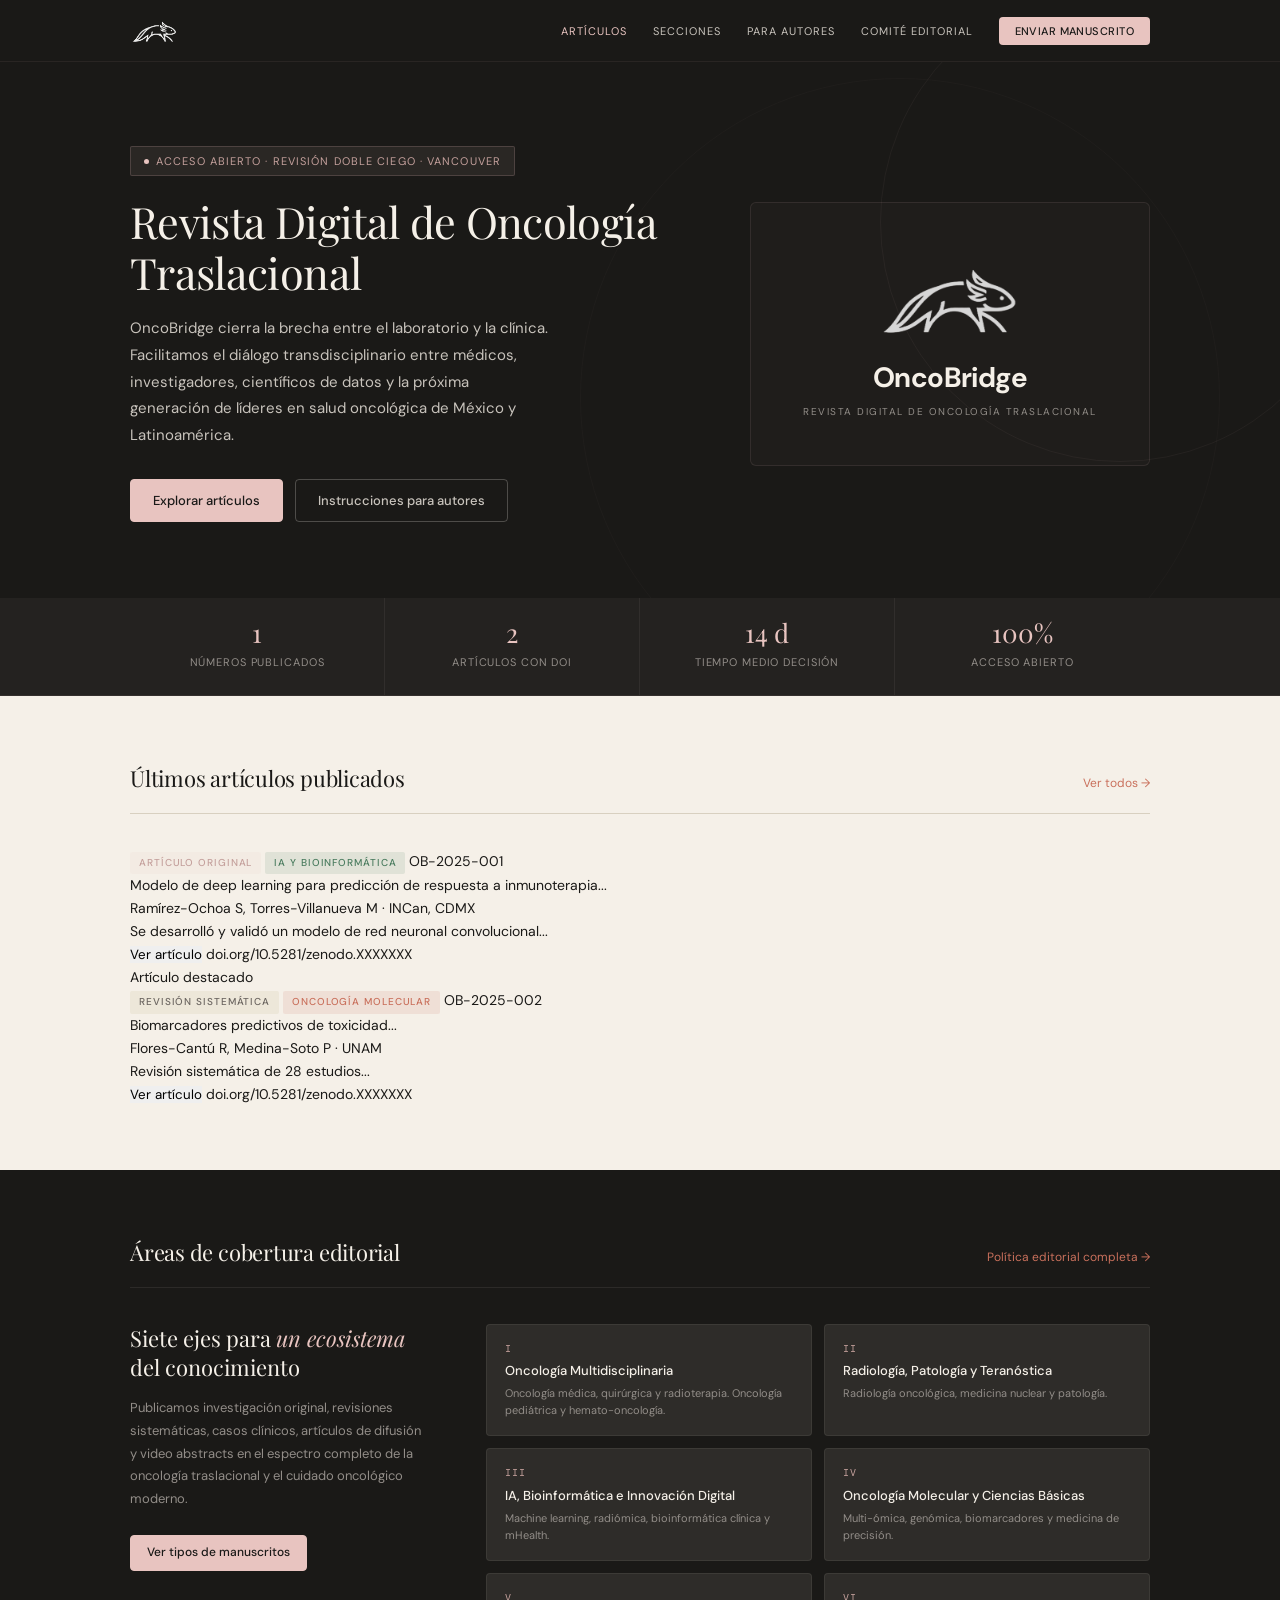
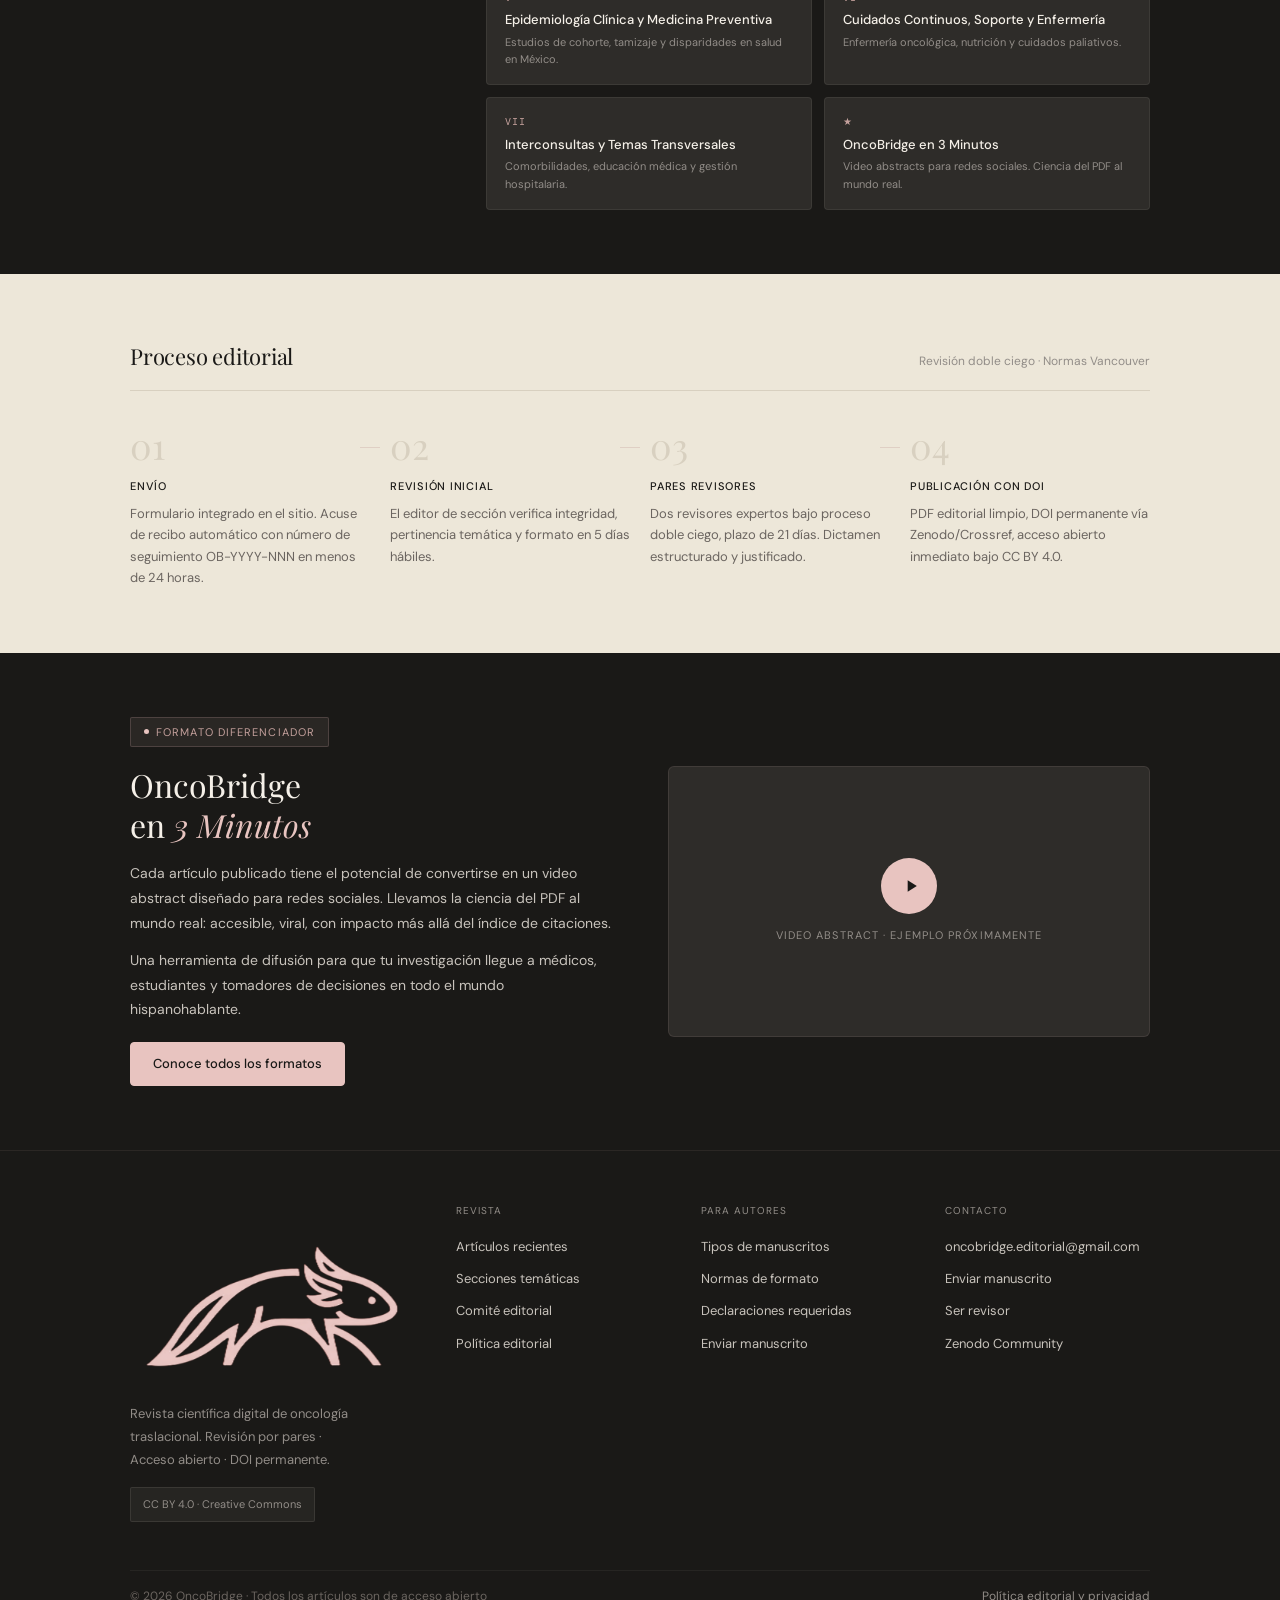
<file: index.html>
<!DOCTYPE html>
<html lang="es">
<head>
  <meta charset="UTF-8">
  <meta name="viewport" content="width=device-width, initial-scale=1.0">
  <title>OncoBridge — Revista Digital de Oncología Traslacional</title>
  <meta name="description" content="Publicación científica de acceso abierto dedicada a la oncología traslacional. Revisión doble ciego, DOI permanente, acceso abierto. México y Latinoamérica.">
  <meta name="citation_journal_title" content="OncoBridge">
  <meta name="citation_publisher" content="OncoBridge Editorial">
  <meta property="og:title" content="OncoBridge — Revista Digital de Oncología Traslacional">
  <meta property="og:description" content="Ciencia que cruza el puente del laboratorio a la clínica.">
  <meta property="og:type" content="website">
  <meta property="og:url" content="https://oncobridge.site">
  <link rel="stylesheet" href="assets/style.css">
  <!-- AQUÍ VA TU FAVICON -->
  <link rel="icon" type="image/png" href="assets/logo.png">
  <!-- Opcional: para dispositivos Apple -->
  <link rel="apple-touch-icon" href="assets/logo.png">
</head>
<body>
 
<!-- NAVEGACIÓN -->
<nav class="nav">
  <div class="container">
    <a class="nav-logo" href="index.html">
      <img src="assets/logo.png" alt="OncoBridge"
           onerror="this.style.display='none'; document.getElementById('nav-logo-fallback').style.display='block'">
      <span id="nav-logo-fallback" class="nav-logo-text" style="display:none">Onco<span>Bridge</span></span>
    </a>
    <button class="nav-toggle" onclick="document.querySelector('.nav-links').classList.toggle('open')" aria-label="Menú">☰</button>
    <ul class="nav-links">
      <li><a href="index.html#articulos" class="active">Artículos</a></li>
      <li><a href="index.html#secciones">Secciones</a></li>
      <li><a href="para-autores.html">Para autores</a></li>
      <li><a href="comite-editorial.html">Comité editorial</a></li>
      <li><a href="enviar-manuscrito.html" class="nav-cta">Enviar manuscrito</a></li>
    </ul>
  </div>
</nav>
 
<!-- HERO -->
<section class="hero">
  <div class="container">
    <div class="hero-content">
      <div class="hero-eyebrow">Acceso abierto · Revisión doble ciego · Vancouver</div>
      <h1>Revista Digital de Oncología Traslacional</h1>
      <p class="hero-lead">OncoBridge cierra la brecha entre el laboratorio y la clínica. Facilitamos el diálogo transdisciplinario entre médicos, investigadores, científicos de datos y la próxima generación de líderes en salud oncológica de México y Latinoamérica.</p>
      <div class="hero-actions">
        <a href="index.html#articulos" class="btn btn-primary">Explorar artículos</a>
        <a href="para-autores.html" class="btn btn-ghost">Instrucciones para autores</a>
      </div>
    </div>
    <div class="hero-brand-box">
      <img class="hero-brand-img" src="assets/logo.png" alt="OncoBridge — Ajolote"
           onerror="this.style.opacity='0'">
      <div class="hero-brand-name">OncoBridge</div>
      <div class="hero-brand-sub">Revista Digital de Oncología Traslacional</div>
    </div>
  </div>
</section>
 
<!-- STATS — se llenan dinámicamente desde articulos.json -->
<div class="stats">
  <div class="container">
    <div class="stat">
      <span class="stat-num" id="stat-numeros">—</span>
      <span class="stat-label">Números publicados</span>
    </div>
    <div class="stat">
      <span class="stat-num" id="stat-articulos">—</span>
      <span class="stat-label">Artículos con DOI</span>
    </div>
    <div class="stat">
      <span class="stat-num" id="stat-tiempo">—</span>
      <span class="stat-label">Tiempo medio decisión</span>
    </div>
    <div class="stat">
      <span class="stat-num" id="stat-acceso">100%</span>
      <span class="stat-label">Acceso abierto</span>
    </div>
  </div>
</div>
 
<!-- ARTÍCULOS — se llenan dinámicamente desde articulos.json -->
<section class="section" id="articulos">
  <div class="container">
    <div class="section-header">
      <h2 class="section-title">Últimos artículos publicados</h2>
      <a href="articulos.html" class="section-link">Ver todos →</a>
    </div>
    <div class="articles-grid" id="articulos-grid">
      <div class="card-loading">Cargando artículos…</div>
    </div>
  </div>
</section>
 
<!-- VISOR PDF -->
<div id="visor-overlay" style="display:none">
  <section class="section" style="padding-top:0">
    <div class="container">
      <div class="pdf-viewer">
        <div class="pdf-toolbar">
          <div class="pdf-toolbar-left">
            <span class="pdf-id" id="visor-id"></span>
            <span class="pdf-title" id="visor-titulo"></span>
          </div>
          <div class="pdf-toolbar-right">
            <a id="visor-doi-link" href="#" target="_blank" class="pdf-btn">
              <svg width="13" height="13" viewBox="0 0 24 24" fill="none" stroke="currentColor" stroke-width="2"><path d="M18 13v6a2 2 0 0 1-2 2H5a2 2 0 0 1-2-2V8a2 2 0 0 1 2-2h6"/><polyline points="15 3 21 3 21 9"/><line x1="10" y1="14" x2="21" y2="3"/></svg>
              DOI / Zenodo
            </a>
            <a id="visor-pdf-link" href="#" target="_blank" class="pdf-btn">
              <svg width="13" height="13" viewBox="0 0 24 24" fill="none" stroke="currentColor" stroke-width="2"><path d="M21 15v4a2 2 0 0 1-2 2H5a2 2 0 0 1-2-2v-4"/><polyline points="7 10 12 15 17 10"/><line x1="12" y1="15" x2="12" y2="3"/></svg>
              Descargar PDF
            </a>
            <button class="pdf-btn pdf-btn-close" onclick="cerrarVisor()">
              <svg width="13" height="13" viewBox="0 0 24 24" fill="none" stroke="currentColor" stroke-width="2"><line x1="18" y1="6" x2="6" y2="18"/><line x1="6" y1="6" x2="18" y2="18"/></svg>
              Cerrar
            </button>
          </div>
        </div>
        <div class="pdf-embed">
          <iframe id="visor-iframe" src="" title="Visor de artículo OncoBridge"
                  allow="fullscreen" loading="lazy"></iframe>
          <div class="pdf-fallback" id="visor-fallback" style="display:none">
            <p>No se puede mostrar la vista previa en este navegador.</p>
            <a id="visor-fallback-link" href="#" target="_blank" class="btn btn-primary btn-sm">Abrir PDF en nueva pestaña</a>
          </div>
        </div>
      </div>
    </div>
  </section>
</div>
 
<!-- SECCIONES TEMÁTICAS -->
<section class="section section-dark" id="secciones">
  <div class="container">
    <div class="section-header">
      <h2 class="section-title">Áreas de cobertura editorial</h2>
      <a href="politica-editorial.html" class="section-link">Política editorial completa →</a>
    </div>
    <div class="scope-grid">
      <div class="scope-sticky">
        <div class="scope-heading">Siete ejes para <span>un ecosistema</span> del conocimiento</div>
        <p class="scope-desc">Publicamos investigación original, revisiones sistemáticas, casos clínicos, artículos de difusión y video abstracts en el espectro completo de la oncología traslacional y el cuidado oncológico moderno.</p>
        <div style="margin-top:24px">
          <a href="para-autores.html" class="btn btn-primary btn-sm">Ver tipos de manuscritos</a>
        </div>
      </div>
      <div class="scope-areas">
        <div class="scope-item">
          <span class="scope-roman">I</span>
          <div class="scope-name">Oncología Multidisciplinaria</div>
          <div class="scope-sub">Oncología médica, quirúrgica y radioterapia. Oncología pediátrica y hemato-oncología.</div>
        </div>
        <div class="scope-item">
          <span class="scope-roman">II</span>
          <div class="scope-name">Radiología, Patología y Teranóstica</div>
          <div class="scope-sub">Radiología oncológica, medicina nuclear y patología.</div>
        </div>
        <div class="scope-item">
          <span class="scope-roman">III</span>
          <div class="scope-name">IA, Bioinformática e Innovación Digital</div>
          <div class="scope-sub">Machine learning, radiómica, bioinformática clínica y mHealth.</div>
        </div>
        <div class="scope-item">
          <span class="scope-roman">IV</span>
          <div class="scope-name">Oncología Molecular y Ciencias Básicas</div>
          <div class="scope-sub">Multi-ómica, genómica, biomarcadores y medicina de precisión.</div>
        </div>
        <div class="scope-item">
          <span class="scope-roman">V</span>
          <div class="scope-name">Epidemiología Clínica y Medicina Preventiva</div>
          <div class="scope-sub">Estudios de cohorte, tamizaje y disparidades en salud en México.</div>
        </div>
        <div class="scope-item">
          <span class="scope-roman">VI</span>
          <div class="scope-name">Cuidados Continuos, Soporte y Enfermería</div>
          <div class="scope-sub">Enfermería oncológica, nutrición y cuidados paliativos.</div>
        </div>
        <div class="scope-item">
          <span class="scope-roman">VII</span>
          <div class="scope-name">Interconsultas y Temas Transversales</div>
          <div class="scope-sub">Comorbilidades, educación médica y gestión hospitalaria.</div>
        </div>
        <div class="scope-item highlighted-area">
          <span class="scope-roman">★</span>
          <div class="scope-name">OncoBridge en 3 Minutos</div>
          <div class="scope-sub">Video abstracts para redes sociales. Ciencia del PDF al mundo real.</div>
        </div>
      </div>
    </div>
  </div>
</section>
 
<!-- PROCESO EDITORIAL -->
<section class="section section-warm">
  <div class="container">
    <div class="section-header">
      <h2 class="section-title">Proceso editorial</h2>
      <span style="font-size:12px;color:var(--vol-2)">Revisión doble ciego · Normas Vancouver</span>
    </div>
    <div class="process-steps">
      <div class="step">
        <span class="step-num">01</span>
        <div class="step-title">Envío</div>
        <div class="step-desc">Formulario integrado en el sitio. Acuse de recibo automático con número de seguimiento OB-YYYY-NNN en menos de 24 horas.</div>
        <div class="step-line"></div>
      </div>
      <div class="step">
        <span class="step-num">02</span>
        <div class="step-title">Revisión inicial</div>
        <div class="step-desc">El editor de sección verifica integridad, pertinencia temática y formato en 5 días hábiles.</div>
        <div class="step-line"></div>
      </div>
      <div class="step">
        <span class="step-num">03</span>
        <div class="step-title">Pares revisores</div>
        <div class="step-desc">Dos revisores expertos bajo proceso doble ciego, plazo de 21 días. Dictamen estructurado y justificado.</div>
        <div class="step-line"></div>
      </div>
      <div class="step">
        <span class="step-num">04</span>
        <div class="step-title">Publicación con DOI</div>
        <div class="step-desc">PDF editorial limpio, DOI permanente vía Zenodo/Crossref, acceso abierto inmediato bajo CC BY 4.0.</div>
      </div>
    </div>
  </div>
</section>
 
<!-- ONCOBRIDGE EN 3 MINUTOS -->
<section class="three-min">
  <div class="container">
    <div class="three-min-grid">
      <div class="three-min-text">
        <div class="hero-eyebrow" style="margin-bottom:18px">Formato diferenciador</div>
        <h2>OncoBridge<br>en <em>3 Minutos</em></h2>
        <p>Cada artículo publicado tiene el potencial de convertirse en un video abstract diseñado para redes sociales. Llevamos la ciencia del PDF al mundo real: accesible, viral, con impacto más allá del índice de citaciones.</p>
        <p>Una herramienta de difusión para que tu investigación llegue a médicos, estudiantes y tomadores de decisiones en todo el mundo hispanohablante.</p>
        <a href="para-autores.html" class="btn btn-primary" style="margin-top:8px">Conoce todos los formatos</a>
      </div>
      <div class="three-min-visual">
        <div class="play-btn">
          <svg viewBox="0 0 24 24"><path d="M8 5v14l11-7z"/></svg>
        </div>
        <div class="three-min-label">Video abstract · Ejemplo próximamente</div>
      </div>
    </div>
  </div>
</section>
 
<!-- FOOTER -->
<footer class="footer">
  <div class="container">
    <div class="footer-grid">
      <div>
        <img src="assets/logo.png" alt="OncoBridge"
             onerror="this.style.display='none'; document.getElementById('footer-logo-fallback').style.display='block'">
        <span id="footer-logo-fallback" class="footer-logo-text" style="display:none">Onco<span>Bridge</span></span>
        <p class="footer-tagline">Revista científica digital de oncología traslacional. Revisión por pares · Acceso abierto · DOI permanente.</p>
        <div style="margin-top:16px;display:inline-flex;align-items:center;gap:6px;background:rgba(200,195,188,0.07);border:1px solid rgba(200,195,188,0.12);border-radius:2px;padding:7px 12px;font-size:11px;color:var(--vol-2)">
          CC BY 4.0 · Creative Commons
        </div>
      </div>
      <div>
        <div class="footer-col-title">Revista</div>
        <ul class="footer-links">
          <li><a href="index.html#articulos">Artículos recientes</a></li>
          <li><a href="index.html#secciones">Secciones temáticas</a></li>
          <li><a href="comite-editorial.html">Comité editorial</a></li>
          <li><a href="politica-editorial.html">Política editorial</a></li>
        </ul>
      </div>
      <div>
        <div class="footer-col-title">Para autores</div>
        <ul class="footer-links">
          <li><a href="para-autores.html">Tipos de manuscritos</a></li>
          <li><a href="para-autores.html">Normas de formato</a></li>
          <li><a href="para-autores.html">Declaraciones requeridas</a></li>
          <li><a href="enviar-manuscrito.html">Enviar manuscrito</a></li>
        </ul>
      </div>
      <div>
        <div class="footer-col-title">Contacto</div>
        <ul class="footer-links">
          <li><a href="mailto:oncobridge.editorial@gmail.com">oncobridge.editorial@gmail.com</a></li>
          <li><a href="enviar-manuscrito.html">Enviar manuscrito</a></li>
          <li><a href="comite-editorial.html#unirse">Ser revisor</a></li>
          <li><a href="https://zenodo.org" target="_blank" rel="noopener">Zenodo Community</a></li>
        </ul>
      </div>
    </div>
    <div class="footer-bottom">
      <p>© 2026 OncoBridge · Todos los artículos son de acceso abierto</p>
      <a href="politica-editorial.html">Política editorial y privacidad</a>
    </div>
  </div>
</footer>
 
<!-- =====================================================
     JAVASCRIPT DINÁMICO
     Lee articulos.json → llena grid + stats + visor PDF
     ===================================================== -->
<script>
async function inicializar() {
  try {
    const res  = await fetch('articulos.json');
    const arts = await res.json();
    renderStats(arts);
    renderArticulos(arts);
  } catch(e) {
    const loading = document.querySelector('.card-loading');
    if (loading) loading.remove();
  }
}
 
function renderStats(arts) {
  const total     = arts.length;
  const numeros   = new Set(arts.map(a => a.volumen).filter(Boolean)).size || 1;
  const tiempos   = arts.filter(a => a.dias_decision).map(a => a.dias_decision);
  const mediaDias = tiempos.length
    ? Math.round(tiempos.reduce((s, v) => s + v, 0) / tiempos.length)
    : 14;
 
  animarContador('stat-numeros',  0, numeros,   800);
  animarContador('stat-articulos',0, total,    1000);
  animarContador('stat-tiempo',   0, mediaDias, 800, ' d');
}
 
function animarContador(id, desde, hasta, duracion, sufijo = '') {
  const el = document.getElementById(id);
  if (!el) return;
  const inicio = performance.now();
  function tick(ahora) {
    const t    = Math.min((ahora - inicio) / duracion, 1);
    const ease = t < 0.5 ? 2*t*t : -1+(4-2*t)*t;
    el.textContent = Math.round(desde + (hasta - desde) * ease) + sufijo;
    if (t < 1) requestAnimationFrame(tick);
  }
  requestAnimationFrame(tick);
}
 
function renderArticulos(arts) {
  const grid = document.getElementById('articulos-grid');
  if (!grid) return;
 
  const ordenados = [...arts].sort((a, b) => {
    if (b.destacado !== a.destacado) return (b.destacado ? 1 : 0) - (a.destacado ? 1 : 0);
    return new Date(b.fecha) - new Date(a.fecha);
  });
 
  grid.innerHTML = ordenados.slice(0, 5).map(a => tarjetaHTML(a)).join('');
}
 
function tarjetaHTML(a) {
  const featured = a.destacado;
  const tagColor = {
    'IA y Bioinformática': 'tag-ia',
    'Prueba de Concepto':  'tag-poc',
    'Oncología Molecular': 'tag-onco',
  }[a.seccion] || '';
 
  return `
  <div class="card ${featured ? 'card-featured' : ''}">
    <div>
      <div class="card-meta">
        <span class="tag ${featured ? 'tag-dark' : ''}">${a.tipo}</span>
        <span class="tag ${tagColor}">${a.seccion}</span>
        <span class="card-id">${a.id}</span>
      </div>
      <div class="card-title">${a.titulo}</div>
      <div class="card-authors">${a.autores}</div>
      <div class="card-abstract">${a.abstract}</div>
      <div class="card-actions">
        <button class="btn-ver-pdf" onclick='abrirVisor(${JSON.stringify(a)})'>
          Ver artículo
        </button>
        <a class="btn-doi" href="${a.url_doi}" target="_blank" rel="noopener">
          ${a.doi}
        </a>
      </div>
    </div>
    ${featured ? '<div><span class="featured-flag">Artículo destacado</span></div>' : ''}
  </div>`;
}
 
function abrirVisor(articulo) {
  const overlay = document.getElementById('visor-overlay');
  document.getElementById('visor-id').textContent     = articulo.id;
  document.getElementById('visor-titulo').textContent = articulo.titulo;
  document.getElementById('visor-doi-link').href      = articulo.url_doi || '#';
  document.getElementById('visor-pdf-link').href      = articulo.url_pdf  || '#';
  document.getElementById('visor-fallback-link').href = articulo.url_pdf  || '#';
 
  const iframe = document.getElementById('visor-iframe');
 
  if (articulo.url_pdf_embed) {
    iframe.src = articulo.url_pdf_embed;
    iframe.style.display = 'block';
    document.getElementById('visor-fallback').style.display = 'none';
  } else if (articulo.url_pdf) {
    iframe.src = 'https://docs.google.com/viewer?url=' +
                 encodeURIComponent(articulo.url_pdf) + '&embedded=true';
    iframe.style.display = 'block';
    document.getElementById('visor-fallback').style.display = 'none';
  } else {
    iframe.style.display = 'none';
    document.getElementById('visor-fallback').style.display = 'flex';
  }
 
  overlay.style.display = 'block';
  overlay.scrollIntoView({ behavior: 'smooth', block: 'start' });
}
 
function cerrarVisor() {
  document.getElementById('visor-overlay').style.display = 'none';
  document.getElementById('visor-iframe').src = '';
  document.getElementById('articulos').scrollIntoView({ behavior: 'smooth' });
}
 
inicializar();
</script>
 
</body>
</html>
</file>
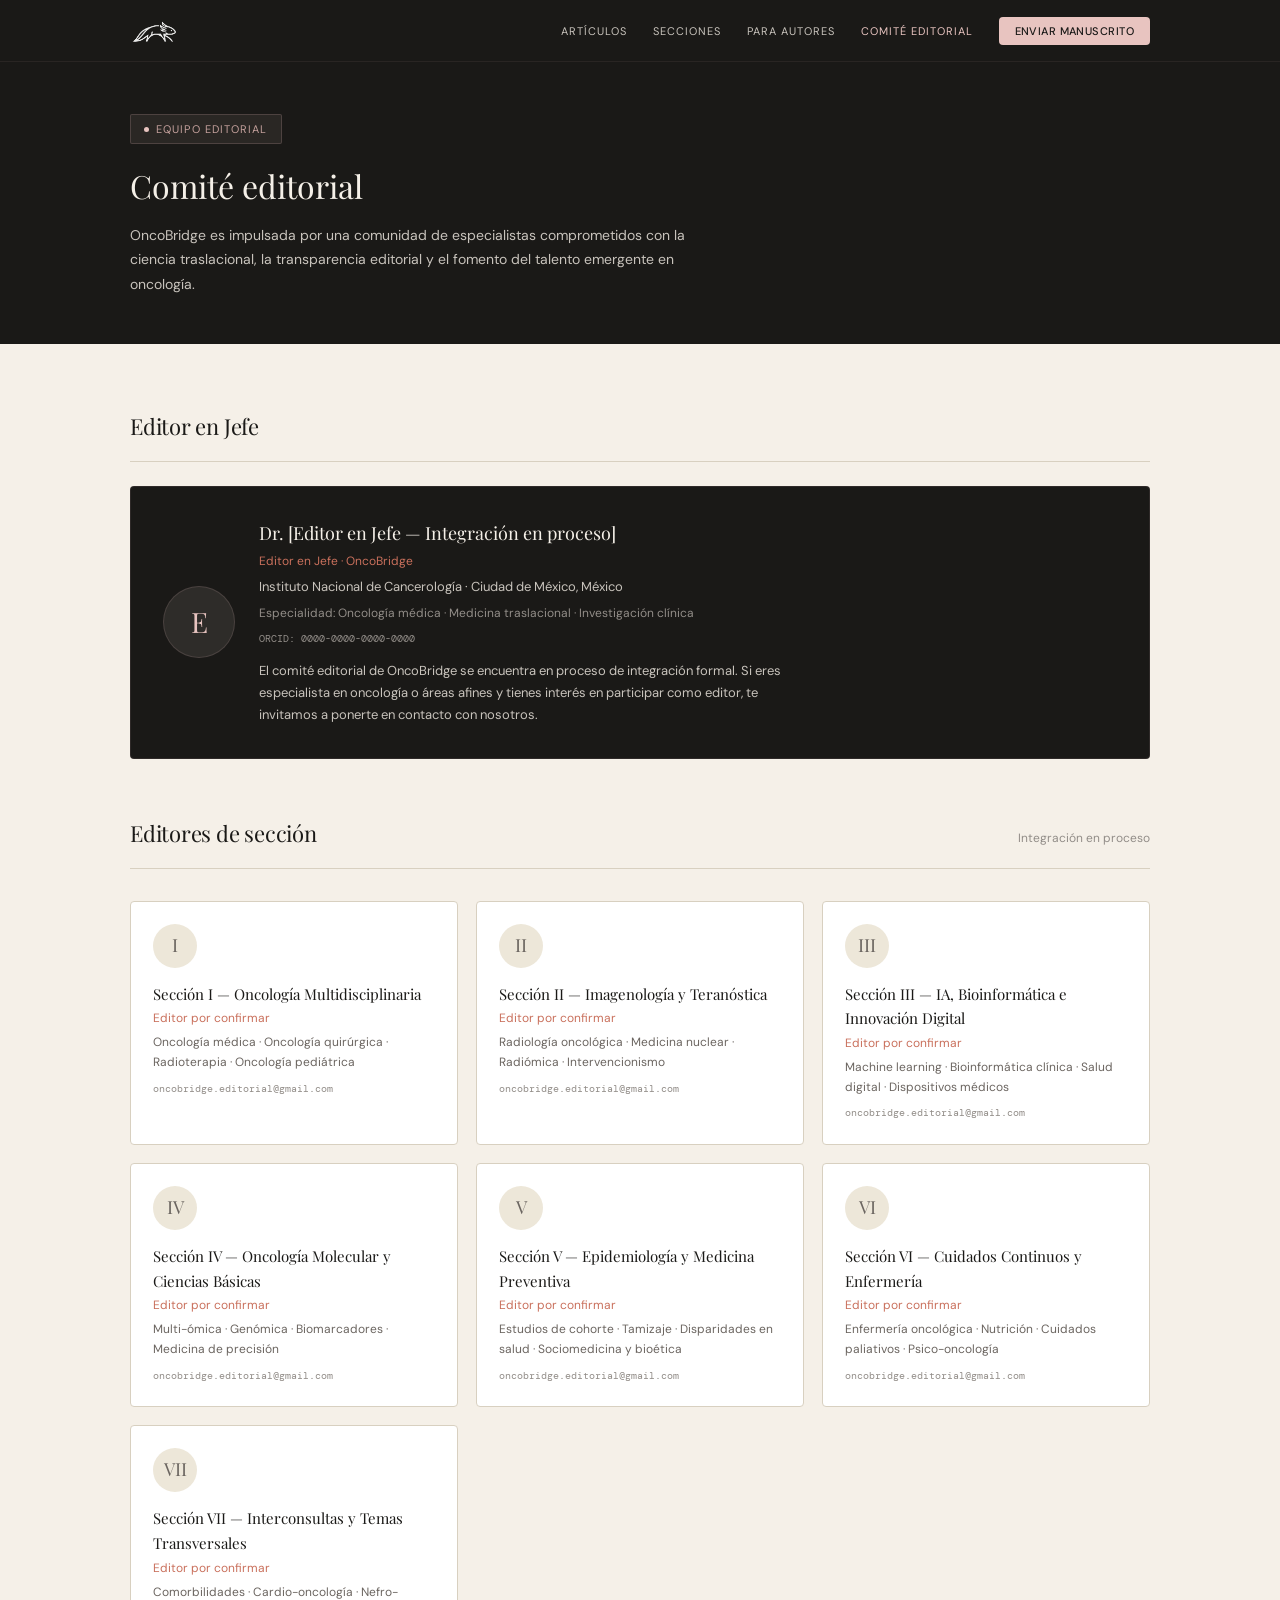
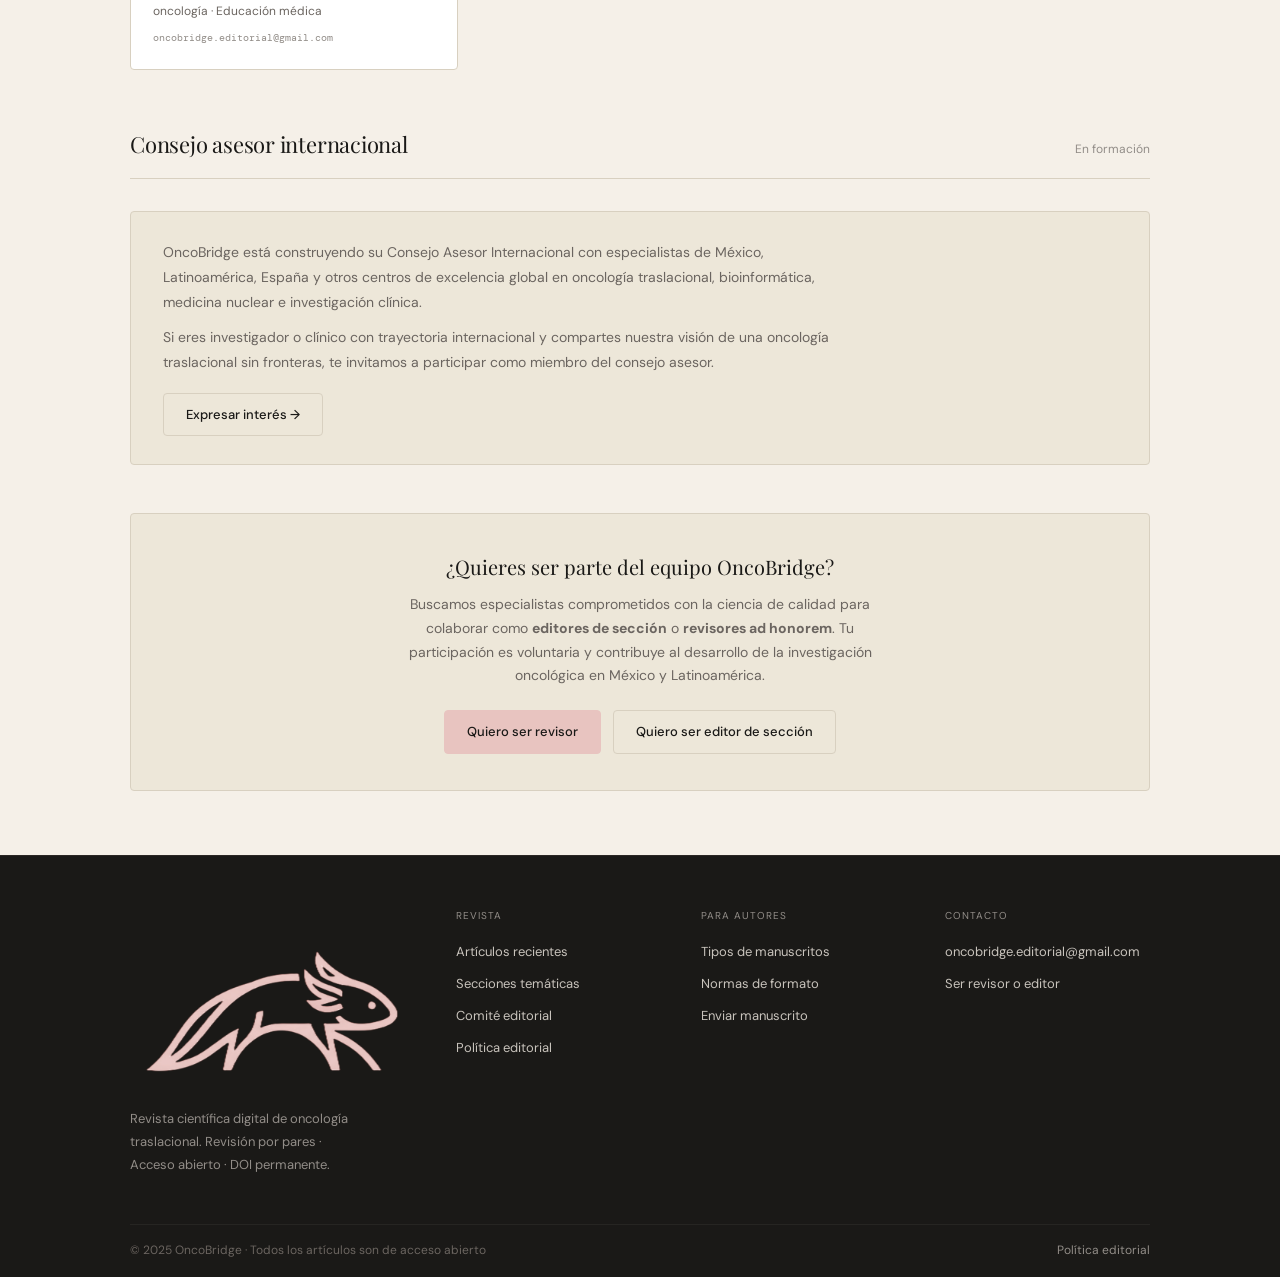
<file: comite-editorial.html>
<!DOCTYPE html>
<html lang="es">
<head>
  <meta charset="UTF-8">
  <meta name="viewport" content="width=device-width, initial-scale=1.0">
  <title>Comité editorial — OncoBridge</title>
  <meta name="description" content="Conoce al equipo editorial de OncoBridge: Editor en Jefe, editores de sección y consejo asesor internacional.">
  <meta name="citation_journal_title" content="OncoBridge">
  <meta property="og:title" content="Comité editorial — OncoBridge">
  <link rel="stylesheet" href="assets/style.css">
  <!-- AQUÍ VA TU FAVICON -->
  <link rel="icon" type="image/png" href="assets/logo.png">
  <!-- Opcional: para dispositivos Apple -->
  <link rel="apple-touch-icon" href="assets/logo.png">
</head>
<body>

<!-- NAVEGACIÓN -->
<nav class="nav">
  <div class="container">
    <a class="nav-logo" href="index.html">
      <img src="assets/logo.png" alt="OncoBridge"
           onerror="this.style.display='none'; document.getElementById('nav-logo-fallback').style.display='block'">
      <span id="nav-logo-fallback" class="nav-logo-text" style="display:none">Onco<span>Bridge</span></span>
    </a>
    <button class="nav-toggle" onclick="document.querySelector('.nav-links').classList.toggle('open')" aria-label="Menú">☰</button>
    <ul class="nav-links">
      <li><a href="index.html#articulos">Artículos</a></li>
      <li><a href="index.html#secciones">Secciones</a></li>
      <li><a href="para-autores.html">Para autores</a></li>
      <li><a href="comite-editorial.html" class="active">Comité editorial</a></li>
      <li><a href="para-autores.html#envio" class="nav-cta">Enviar manuscrito</a></li>
    </ul>
  </div>
</nav>

<!-- HERO PEQUEÑO -->
<section class="hero-sm">
  <div class="container">
    <div class="hero-eyebrow" style="margin-bottom:16px">Equipo editorial</div>
    <h1>Comité editorial</h1>
    <p>OncoBridge es impulsada por una comunidad de especialistas comprometidos con la ciencia traslacional, la transparencia editorial y el fomento del talento emergente en oncología.</p>
  </div>
</section>

<!-- CONTENIDO PRINCIPAL -->
<section class="section">
  <div class="container">

    <!-- EDITOR EN JEFE -->
    <div style="margin-bottom:16px">
      <div class="section-header" style="margin-bottom:24px">
        <h2 class="section-title">Editor en Jefe</h2>
      </div>
    </div>

    <div class="editor-chief">
      <div class="member-initial" style="width:72px;height:72px;font-size:28px;background:var(--obs-3);border:1px solid rgba(232,196,192,0.15);color:var(--axo)">E</div>
      <div>
        <div class="member-name">Dr. [Editor en Jefe — Integración en proceso]</div>
        <div class="member-role">Editor en Jefe · OncoBridge</div>
        <div class="member-inst" style="color:var(--vol-3);margin-top:4px">Instituto Nacional de Cancerología · Ciudad de México, México</div>
        <div class="member-inst" style="color:var(--vol-2);font-size:12px;margin-top:6px">Especialidad: Oncología médica · Medicina traslacional · Investigación clínica</div>
        <span class="member-orcid">ORCID: 0000-0000-0000-0000</span>
        <p style="font-size:13px;color:var(--vol-3);margin-top:12px;line-height:1.7;max-width:560px">El comité editorial de OncoBridge se encuentra en proceso de integración formal. Si eres especialista en oncología o áreas afines y tienes interés en participar como editor, te invitamos a ponerte en contacto con nosotros.</p>
      </div>
    </div>

    <!-- EDITORES DE SECCIÓN -->
    <div style="margin-top:56px">
      <div class="section-header" style="margin-bottom:32px">
        <h2 class="section-title">Editores de sección</h2>
        <span style="font-size:12px;color:var(--vol-2)">Integración en proceso</span>
      </div>

      <div class="committee-grid">
        <div class="member-card">
          <div class="member-initial">I</div>
          <div class="member-name">Sección I — Oncología Multidisciplinaria</div>
          <div class="member-role">Editor por confirmar</div>
          <div class="member-inst">Oncología médica · Oncología quirúrgica · Radioterapia · Oncología pediátrica</div>
          <span class="member-orcid">oncobridge.editorial@gmail.com</span>
        </div>

        <div class="member-card">
          <div class="member-initial">II</div>
          <div class="member-name">Sección II — Imagenología y Teranóstica</div>
          <div class="member-role">Editor por confirmar</div>
          <div class="member-inst">Radiología oncológica · Medicina nuclear · Radiómica · Intervencionismo</div>
          <span class="member-orcid">oncobridge.editorial@gmail.com</span>
        </div>

        <div class="member-card">
          <div class="member-initial">III</div>
          <div class="member-name">Sección III — IA, Bioinformática e Innovación Digital</div>
          <div class="member-role">Editor por confirmar</div>
          <div class="member-inst">Machine learning · Bioinformática clínica · Salud digital · Dispositivos médicos</div>
          <span class="member-orcid">oncobridge.editorial@gmail.com</span>
        </div>

        <div class="member-card">
          <div class="member-initial">IV</div>
          <div class="member-name">Sección IV — Oncología Molecular y Ciencias Básicas</div>
          <div class="member-role">Editor por confirmar</div>
          <div class="member-inst">Multi-ómica · Genómica · Biomarcadores · Medicina de precisión</div>
          <span class="member-orcid">oncobridge.editorial@gmail.com</span>
        </div>

        <div class="member-card">
          <div class="member-initial">V</div>
          <div class="member-name">Sección V — Epidemiología y Medicina Preventiva</div>
          <div class="member-role">Editor por confirmar</div>
          <div class="member-inst">Estudios de cohorte · Tamizaje · Disparidades en salud · Sociomedicina y bioética</div>
          <span class="member-orcid">oncobridge.editorial@gmail.com</span>
        </div>

        <div class="member-card">
          <div class="member-initial">VI</div>
          <div class="member-name">Sección VI — Cuidados Continuos y Enfermería</div>
          <div class="member-role">Editor por confirmar</div>
          <div class="member-inst">Enfermería oncológica · Nutrición · Cuidados paliativos · Psico-oncología</div>
          <span class="member-orcid">oncobridge.editorial@gmail.com</span>
        </div>

        <div class="member-card">
          <div class="member-initial">VII</div>
          <div class="member-name">Sección VII — Interconsultas y Temas Transversales</div>
          <div class="member-role">Editor por confirmar</div>
          <div class="member-inst">Comorbilidades · Cardio-oncología · Nefro-oncología · Educación médica</div>
          <span class="member-orcid">oncobridge.editorial@gmail.com</span>
        </div>

      </div>
    </div>

    <!-- CONSEJO ASESOR -->
    <div style="margin-top:56px">
      <div class="section-header" style="margin-bottom:32px">
        <h2 class="section-title">Consejo asesor internacional</h2>
        <span style="font-size:12px;color:var(--vol-2)">En formación</span>
      </div>
      <div style="background:var(--ivory-2);border:1px solid var(--ivory-3);border-radius:var(--r);padding:28px 32px;">
        <p style="font-size:14px;color:var(--vol);line-height:1.78;max-width:680px">
          OncoBridge está construyendo su Consejo Asesor Internacional con especialistas de México, Latinoamérica, España y otros centros de excelencia global en oncología traslacional, bioinformática, medicina nuclear e investigación clínica.
        </p>
        <p style="font-size:14px;color:var(--vol);line-height:1.78;max-width:680px;margin-top:10px">
          Si eres investigador o clínico con trayectoria internacional y compartes nuestra visión de una oncología traslacional sin fronteras, te invitamos a participar como miembro del consejo asesor.
        </p>
        <a href="mailto:oncobridge.editorial@gmail.com?subject=Interés en Consejo Asesor OncoBridge" class="btn btn-outline" style="margin-top:18px">
          Expresar interés →
        </a>
      </div>
    </div>

    <!-- ÚNETE -->
    <div class="join-box" id="unirse">
      <h3>¿Quieres ser parte del equipo OncoBridge?</h3>
      <p>Buscamos especialistas comprometidos con la ciencia de calidad para colaborar como <strong>editores de sección</strong> o <strong>revisores ad honorem</strong>. Tu participación es voluntaria y contribuye al desarrollo de la investigación oncológica en México y Latinoamérica.</p>
      <div style="display:flex;gap:12px;justify-content:center;flex-wrap:wrap">
        <a href="mailto:oncobridge.editorial@gmail.com?subject=Solicitud para ser revisor OncoBridge" class="btn btn-primary">
          Quiero ser revisor
        </a>
        <a href="mailto:oncobridge.editorial@gmail.com?subject=Solicitud para ser editor OncoBridge" class="btn btn-outline">
          Quiero ser editor de sección
        </a>
      </div>
    </div>

  </div>
</section>

<!-- FOOTER -->
<footer class="footer">
  <div class="container">
    <div class="footer-grid">
      <div>
        <img src="assets/logo.png" alt="OncoBridge" onerror="this.style.display='none'; document.getElementById('footer-logo-fallback').style.display='block'">
        <span id="footer-logo-fallback" class="footer-logo-text" style="display:none">Onco<span>Bridge</span></span>
        <p class="footer-tagline">Revista científica digital de oncología traslacional. Revisión por pares · Acceso abierto · DOI permanente.</p>
      </div>
      <div>
        <div class="footer-col-title">Revista</div>
        <ul class="footer-links">
          <li><a href="index.html#articulos">Artículos recientes</a></li>
          <li><a href="index.html#secciones">Secciones temáticas</a></li>
          <li><a href="comite-editorial.html">Comité editorial</a></li>
          <li><a href="politica-editorial.html">Política editorial</a></li>
        </ul>
      </div>
      <div>
        <div class="footer-col-title">Para autores</div>
        <ul class="footer-links">
          <li><a href="para-autores.html#tipos">Tipos de manuscritos</a></li>
          <li><a href="para-autores.html#formato">Normas de formato</a></li>
          <li><a href="para-autores.html#envio">Enviar manuscrito</a></li>
        </ul>
      </div>
      <div>
        <div class="footer-col-title">Contacto</div>
        <ul class="footer-links">
          <li><a href="mailto:oncobridge.editorial@gmail.com">oncobridge.editorial@gmail.com</a></li>
          <li><a href="#unirse">Ser revisor o editor</a></li>
        </ul>
      </div>
    </div>
    <div class="footer-bottom">
      <p>© 2025 OncoBridge · Todos los artículos son de acceso abierto</p>
      <a href="politica-editorial.html">Política editorial</a>
    </div>
  </div>
</footer>

</body>
</html>
</file>
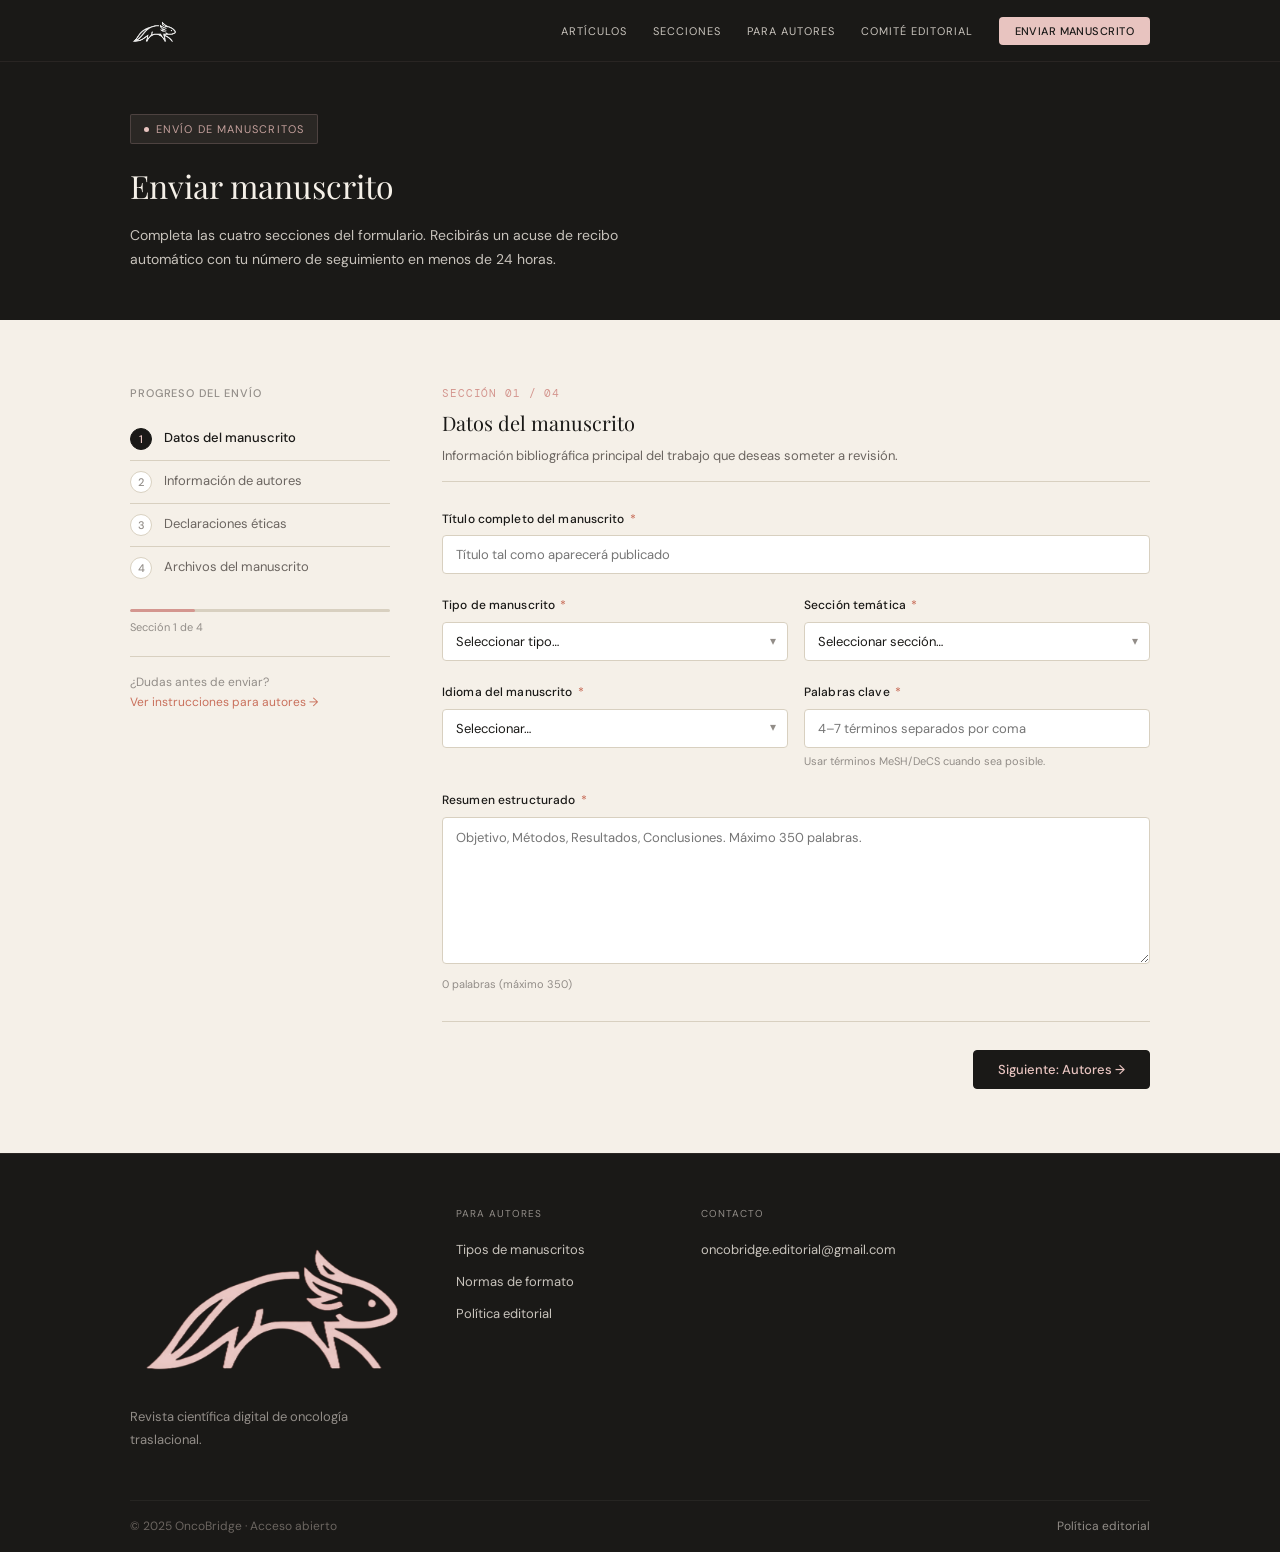
<file: enviar-manuscrito.html>
<!DOCTYPE html>
<html lang="es">
<head>
  <meta charset="UTF-8">
  <meta name="viewport" content="width=device-width, initial-scale=1.0">
  <title>Enviar manuscrito — OncoBridge</title>
  <meta name="description" content="Envía tu manuscrito a OncoBridge. Formulario de recepción oficial de la revista.">
  <link rel="stylesheet" href="assets/style.css">
  <style>
    /* ── Estilos exclusivos del formulario ── */
    .form-layout {
      display: grid;
      grid-template-columns: 260px 1fr;
      gap: 52px;
      align-items: start;
    }

    /* Nav lateral de progreso */
    .form-progress { position: sticky; top: 80px; }
    .form-progress-title {
      font-size: 11px; font-weight: 500; letter-spacing: .08em;
      text-transform: uppercase; color: var(--vol-2); margin-bottom: 16px;
    }
    .progress-steps { list-style: none; display: flex; flex-direction: column; gap: 0; }
    .progress-step {
      display: flex; align-items: flex-start; gap: 12px;
      padding: 10px 0; cursor: pointer;
      border-bottom: 0.5px solid var(--ivory-3);
    }
    .progress-step:last-child { border-bottom: none; }
    .step-circle {
      width: 22px; height: 22px; border-radius: 50%; flex-shrink: 0;
      border: 1.5px solid var(--ivory-3); background: white;
      display: flex; align-items: center; justify-content: center;
      font-size: 11px; font-weight: 500; color: var(--vol-2);
      transition: all .2s;
    }
    .progress-step.active .step-circle {
      background: var(--obs); border-color: var(--obs); color: var(--axo);
    }
    .progress-step.done .step-circle {
      background: var(--green, #4a7c5f); border-color: var(--green, #4a7c5f); color: white;
      font-size: 12px;
    }
    .progress-step.done .step-circle::before { content: '✓'; }
    .step-label { font-size: 13px; color: var(--vol); padding-top: 2px; line-height: 1.3; }
    .progress-step.active .step-label { color: var(--obs); font-weight: 500; }

    .progress-bar-wrap { margin-top: 20px; }
    .progress-bar-track {
      height: 3px; background: var(--ivory-3); border-radius: 2px; overflow: hidden;
    }
    .progress-bar-fill {
      height: 100%; background: var(--axo-2); border-radius: 2px;
      transition: width .4s ease;
    }
    .progress-pct {
      font-size: 11px; color: var(--vol-2); margin-top: 6px;
    }

    /* Formulario principal */
    .form-main { min-width: 0; }

    .form-section {
      display: none;
      animation: fadeIn .25s ease;
    }
    .form-section.active { display: block; }
    @keyframes fadeIn { from { opacity: 0; transform: translateY(6px); } to { opacity: 1; transform: translateY(0); } }

    .form-section-header {
      margin-bottom: 28px; padding-bottom: 14px;
      border-bottom: 1px solid var(--ivory-3);
    }
    .form-section-num {
      font-family: var(--mono); font-size: 11px;
      color: var(--axo-2); letter-spacing: .08em;
      text-transform: uppercase; display: block; margin-bottom: 4px;
    }
    .form-section-title {
      font-family: var(--serif); font-size: 20px; font-weight: 400;
      margin-bottom: 6px;
    }
    .form-section-desc { font-size: 13px; color: var(--vol); line-height: 1.65; }

    /* Campos del formulario */
    .field { margin-bottom: 22px; }
    .field-row { display: grid; grid-template-columns: 1fr 1fr; gap: 16px; }
    .field-row-3 { display: grid; grid-template-columns: 1fr 1fr 1fr; gap: 14px; }

    label {
      display: block; font-size: 12px; font-weight: 500;
      color: var(--obs); margin-bottom: 6px; letter-spacing: .01em;
    }
    label .req { color: var(--coral); margin-left: 2px; }
    label .opt { color: var(--vol-2); font-weight: 400; font-size: 11px; margin-left: 4px; }

    input[type="text"],
    input[type="email"],
    input[type="url"],
    select,
    textarea {
      width: 100%; padding: 10px 13px;
      font-family: var(--sans); font-size: 13px; color: var(--obs);
      background: white; border: 1px solid var(--ivory-3);
      border-radius: var(--r, 4px); outline: none;
      transition: border-color .18s;
      appearance: none;
    }
    input[type="text"]:focus,
    input[type="email"]:focus,
    input[type="url"]:focus,
    select:focus,
    textarea:focus {
      border-color: var(--axo-2);
      box-shadow: 0 0 0 3px rgba(232,196,192,0.18);
    }
    input.error, select.error, textarea.error {
      border-color: var(--coral);
    }
    textarea { resize: vertical; min-height: 90px; line-height: 1.6; }
    .field-hint {
      font-size: 11px; color: var(--vol-2); margin-top: 5px; line-height: 1.5;
    }
    .field-error {
      font-size: 11px; color: var(--coral); margin-top: 5px; display: none;
    }
    .field-error.visible { display: block; }

    /* Select custom arrow */
    .select-wrap { position: relative; }
    .select-wrap::after {
      content: '▾'; position: absolute; right: 12px; top: 50%;
      transform: translateY(-50%); pointer-events: none;
      color: var(--vol-2); font-size: 12px;
    }

    /* Checkboxes y declaraciones */
    .check-group { display: flex; flex-direction: column; gap: 12px; }
    .check-item {
      display: flex; align-items: flex-start; gap: 10px;
      padding: 12px 14px;
      background: var(--ivory-2); border: 1px solid var(--ivory-3);
      border-radius: var(--r, 4px); cursor: pointer;
      transition: border-color .18s;
    }
    .check-item:hover { border-color: var(--axo-3); }
    .check-item input[type="checkbox"] {
      width: 16px; height: 16px; flex-shrink: 0; margin-top: 1px;
      accent-color: var(--obs); cursor: pointer;
    }
    .check-item-text { font-size: 13px; color: var(--vol); line-height: 1.55; }
    .check-item-text strong { color: var(--obs); }

    /* Upload zone */
    .upload-zone {
      border: 1.5px dashed var(--ivory-3); border-radius: var(--r, 4px);
      padding: 24px; text-align: center; background: var(--ivory-2);
      cursor: pointer; transition: border-color .18s;
      position: relative;
    }
    .upload-zone:hover, .upload-zone.dragover {
      border-color: var(--axo-2); background: rgba(232,196,192,0.06);
    }
    .upload-zone input[type="file"] {
      position: absolute; inset: 0; opacity: 0; cursor: pointer;
      width: 100%; height: 100%;
    }
    .upload-icon { font-size: 24px; margin-bottom: 8px; }
    .upload-label { font-size: 13px; font-weight: 500; color: var(--obs); margin-bottom: 3px; }
    .upload-sub { font-size: 11px; color: var(--vol-2); }
    .upload-files { list-style: none; margin-top: 12px; display: flex; flex-direction: column; gap: 6px; }
    .upload-file {
      display: flex; align-items: center; justify-content: space-between;
      background: white; border: 1px solid var(--ivory-3);
      border-radius: 3px; padding: 7px 12px; font-size: 12px;
    }
    .upload-file-name { color: var(--obs); }
    .upload-file-size { color: var(--vol-2); font-size: 11px; }
    .upload-remove {
      background: none; border: none; color: var(--coral);
      cursor: pointer; font-size: 16px; line-height: 1; padding: 0 0 0 8px;
    }

    /* Navegación entre secciones */
    .form-nav {
      display: flex; justify-content: space-between; align-items: center;
      padding-top: 28px; margin-top: 28px;
      border-top: 1px solid var(--ivory-3);
    }
    .btn-nav {
      padding: 10px 24px; font-family: var(--sans);
      font-size: 13px; font-weight: 500;
      border-radius: var(--r, 4px); cursor: pointer;
      border: 1px solid transparent; transition: all .18s;
    }
    .btn-nav-prev {
      background: white; color: var(--vol);
      border-color: var(--ivory-3);
    }
    .btn-nav-prev:hover { border-color: var(--vol-2); }
    .btn-nav-next {
      background: var(--obs); color: var(--axo); border-color: var(--obs);
    }
    .btn-nav-next:hover { background: var(--obs-2); }
    .btn-nav-submit {
      background: var(--axo); color: var(--obs); border-color: var(--axo);
    }
    .btn-nav-submit:hover { background: var(--axo-2); }
    .btn-nav-submit:disabled {
      opacity: .5; cursor: not-allowed;
    }

    /* Estado de envío */
    .sending-state, .success-state, .error-state { display: none; }
    .sending-state.visible, .success-state.visible, .error-state.visible { display: block; }

    .success-box {
      text-align: center; padding: 48px 32px;
      background: var(--obs); border-radius: 6px;
    }
    .success-icon {
      width: 56px; height: 56px; border-radius: 50%;
      background: rgba(232,196,192,0.15); border: 1px solid rgba(232,196,192,0.3);
      display: flex; align-items: center; justify-content: center;
      margin: 0 auto 20px; font-size: 22px;
    }
    .success-id {
      font-family: var(--mono); font-size: 22px; color: var(--axo);
      font-weight: 500; letter-spacing: .04em; margin-bottom: 8px;
    }
    .success-title {
      font-family: var(--serif); font-size: 20px; color: var(--ivory);
      font-weight: 400; margin-bottom: 12px;
    }
    .success-desc { font-size: 13px; color: var(--vol-3); line-height: 1.75; max-width: 420px; margin: 0 auto; }

    .info-banner {
      background: rgba(232,196,192,0.08); border: 1px solid rgba(232,196,192,0.2);
      border-radius: var(--r, 4px); padding: 14px 18px;
      font-size: 13px; color: var(--vol); line-height: 1.65; margin-bottom: 20px;
    }
    .info-banner strong { color: var(--obs); }

    @media (max-width: 900px) {
      .form-layout { grid-template-columns: 1fr; }
      .form-progress { display: none; }
      .field-row, .field-row-3 { grid-template-columns: 1fr; }
    }
  </style>
  <!-- AQUÍ VA TU FAVICON -->
  <link rel="icon" type="image/png" href="assets/logo.png">
  <!-- Opcional: para dispositivos Apple -->
  <link rel="apple-touch-icon" href="assets/logo.png">
</head>
<body>

<!-- NAVEGACIÓN -->
<nav class="nav">
  <div class="container">
    <a class="nav-logo" href="index.html">
      <img src="assets/logo.png" alt="OncoBridge"
           onerror="this.style.display='none'; document.getElementById('nav-logo-fb').style.display='block'">
      <span id="nav-logo-fb" class="nav-logo-text" style="display:none">Onco<span>Bridge</span></span>
    </a>
    <button class="nav-toggle" onclick="document.querySelector('.nav-links').classList.toggle('open')" aria-label="Menú">☰</button>
    <ul class="nav-links">
      <li><a href="index.html#articulos">Artículos</a></li>
      <li><a href="index.html#secciones">Secciones</a></li>
      <li><a href="para-autores.html">Para autores</a></li>
      <li><a href="comite-editorial.html">Comité editorial</a></li>
      <li><a href="enviar-manuscrito.html" class="nav-cta">Enviar manuscrito</a></li>
    </ul>
  </div>
</nav>

<!-- HERO PEQUEÑO -->
<section class="hero-sm">
  <div class="container">
    <div class="hero-eyebrow" style="margin-bottom:16px">Envío de manuscritos</div>
    <h1>Enviar manuscrito</h1>
    <p>Completa las cuatro secciones del formulario. Recibirás un acuse de recibo automático con tu número de seguimiento en menos de 24 horas.</p>
  </div>
</section>

<!-- FORMULARIO PRINCIPAL -->
<section class="section">
  <div class="container">
    <div class="form-layout">

      <!-- NAV LATERAL DE PROGRESO -->
      <aside class="form-progress">
        <div class="form-progress-title">Progreso del envío</div>
        <ul class="progress-steps" id="progress-steps">
          <li class="progress-step active" onclick="irA(0)">
            <div class="step-circle">1</div>
            <div class="step-label">Datos del manuscrito</div>
          </li>
          <li class="progress-step" onclick="irA(1)">
            <div class="step-circle">2</div>
            <div class="step-label">Información de autores</div>
          </li>
          <li class="progress-step" onclick="irA(2)">
            <div class="step-circle">3</div>
            <div class="step-label">Declaraciones éticas</div>
          </li>
          <li class="progress-step" onclick="irA(3)">
            <div class="step-circle">4</div>
            <div class="step-label">Archivos del manuscrito</div>
          </li>
        </ul>
        <div class="progress-bar-wrap">
          <div class="progress-bar-track">
            <div class="progress-bar-fill" id="progress-bar" style="width:25%"></div>
          </div>
          <div class="progress-pct" id="progress-pct">Sección 1 de 4</div>
        </div>
        <div style="margin-top:20px; padding-top:16px; border-top: 1px solid var(--ivory-3)">
          <p style="font-size:12px;color:var(--vol-2);line-height:1.65">
            ¿Dudas antes de enviar?<br>
            <a href="para-autores.html" style="color:var(--coral)">Ver instrucciones para autores →</a>
          </p>
        </div>
      </aside>

      <!-- SECCIONES DEL FORMULARIO -->
      <main class="form-main">

        <!-- ══ SECCIÓN 1: DATOS DEL MANUSCRITO ══ -->
        <div class="form-section active" id="seccion-0">
          <div class="form-section-header">
            <span class="form-section-num">Sección 01 / 04</span>
            <h2 class="form-section-title">Datos del manuscrito</h2>
            <p class="form-section-desc">Información bibliográfica principal del trabajo que deseas someter a revisión.</p>
          </div>

          <div class="field">
            <label for="titulo">Título completo del manuscrito <span class="req">*</span></label>
            <input type="text" id="titulo" name="titulo" placeholder="Título tal como aparecerá publicado" required>
            <div class="field-error" id="err-titulo">Este campo es requerido.</div>
          </div>

          <div class="field-row">
            <div class="field">
              <label for="tipo">Tipo de manuscrito <span class="req">*</span></label>
              <div class="select-wrap">
                <select id="tipo" name="tipo" required>
                  <option value="">Seleccionar tipo…</option>
                  <option>Artículo Original</option>
                  <option>Prueba de Concepto</option>
                  <option>Revisión Sistemática o Meta-análisis</option>
                  <option>Artículo de Opinión</option>
                  <option>Artículo de Difusión</option>
                  <option>Caso Clínico con Valor Educativo</option>
                  <option>OncoBridge en 3 Minutos (Video Abstract)</option>
                </select>
              </div>
              <div class="field-error" id="err-tipo">Selecciona el tipo de manuscrito.</div>
            </div>
            <div class="field">
              <label for="seccion">Sección temática <span class="req">*</span></label>
              <div class="select-wrap">
                <select id="seccion" name="seccion" required>
                  <option value="">Seleccionar sección…</option>
                  <option>I — Oncología Multidisciplinaria</option>
                  <option>II — Imagenología, Intervencionismo y Teranóstica</option>
                  <option>III — IA, Bioinformática e Innovación Digital</option>
                  <option>IV — Oncología Molecular y Ciencias Básicas</option>
                  <option>V — Epidemiología Clínica y Medicina Preventiva</option>
                  <option>VI — Cuidados Continuos, Soporte y Enfermería</option>
                  <option>VII — Interconsultas y Temas Transversales</option>
                </select>
              </div>
              <div class="field-error" id="err-seccion">Selecciona la sección temática.</div>
            </div>
          </div>

          <div class="field-row">
            <div class="field">
              <label for="idioma">Idioma del manuscrito <span class="req">*</span></label>
              <div class="select-wrap">
                <select id="idioma" name="idioma" required>
                  <option value="">Seleccionar…</option>
                  <option>Español</option>
                  <option>Inglés</option>
                </select>
              </div>
            </div>
            <div class="field">
              <label for="palabras-clave">Palabras clave <span class="req">*</span></label>
              <input type="text" id="palabras-clave" name="palabras_clave"
                     placeholder="4–7 términos separados por coma" required>
              <div class="field-hint">Usar términos MeSH/DeCS cuando sea posible.</div>
              <div class="field-error" id="err-palabras-clave">Ingresa al menos 4 palabras clave.</div>
            </div>
          </div>

          <div class="field">
            <label for="resumen">Resumen estructurado <span class="req">*</span></label>
            <textarea id="resumen" name="resumen" rows="6"
                      placeholder="Objetivo, Métodos, Resultados, Conclusiones. Máximo 350 palabras." required></textarea>
            <div class="field-hint">
              <span id="resumen-contador">0</span> palabras (máximo 350)
            </div>
            <div class="field-error" id="err-resumen">El resumen es requerido (mínimo 50 palabras).</div>
          </div>

          <div class="form-nav">
            <span></span>
            <button class="btn-nav btn-nav-next" onclick="siguiente(0)">
              Siguiente: Autores →
            </button>
          </div>
        </div>

        <!-- ══ SECCIÓN 2: AUTORES ══ -->
        <div class="form-section" id="seccion-1">
          <div class="form-section-header">
            <span class="form-section-num">Sección 02 / 04</span>
            <h2 class="form-section-title">Información de autores</h2>
            <p class="form-section-desc">Datos del autor de correspondencia y listado completo de coautores con sus contribuciones (criterios CRediT).</p>
          </div>

          <div class="info-banner">
            <strong>Autor de correspondencia:</strong> persona responsable de toda comunicación con el equipo editorial durante el proceso de revisión y publicación.
          </div>

          <div class="field-row">
            <div class="field">
              <label for="autor-nombre">Nombre completo <span class="req">*</span></label>
              <input type="text" id="autor-nombre" name="autor_nombre"
                     placeholder="Apellido(s), Nombre(s)" required>
              <div class="field-error" id="err-autor-nombre">Campo requerido.</div>
            </div>
            <div class="field">
              <label for="autor-email">Correo electrónico <span class="req">*</span></label>
              <input type="email" id="autor-email" name="autor_email"
                     placeholder="correo@institucion.edu.mx" required>
              <div class="field-error" id="err-autor-email">Ingresa un correo válido.</div>
            </div>
          </div>

          <div class="field-row">
            <div class="field">
              <label for="autor-institucion">Institución <span class="req">*</span></label>
              <input type="text" id="autor-institucion" name="autor_institucion"
                     placeholder="Nombre completo de la institución" required>
            </div>
            <div class="field">
              <label for="autor-orcid">ORCID <span class="opt">(recomendado)</span></label>
              <input type="text" id="autor-orcid" name="autor_orcid"
                     placeholder="0000-0000-0000-0000">
              <div class="field-hint">Obtén tu ORCID gratuito en <a href="https://orcid.org" target="_blank" style="color:var(--coral)">orcid.org</a></div>
            </div>
          </div>

          <div class="field">
            <label for="coautores">Lista de coautores <span class="req">*</span></label>
            <textarea id="coautores" name="coautores" rows="5"
                      placeholder="Formato: Apellido AB, Institución, Contribución CRediT&#10;Ejemplo: García-López MC, UNAM FMED, Conceptualización y metodología&#10;Torres RJ, INCan, Adquisición de datos y análisis estadístico" required></textarea>
            <div class="field-hint">Un autor por línea. Indicar la contribución específica de cada uno (CRediT taxonomy).</div>
            <div class="field-error" id="err-coautores">Lista los coautores del manuscrito.</div>
          </div>

          <div class="field-row">
            <div class="field">
              <label for="revisores-sugeridos">Revisores sugeridos <span class="opt">(opcional)</span></label>
              <textarea id="revisores-sugeridos" name="revisores_sugeridos" rows="3"
                        placeholder="Nombre, institución, correo electrónico (uno por línea)"></textarea>
              <div class="field-hint">Especialistas que podrían evaluar el manuscrito. No garantiza su asignación.</div>
            </div>
            <div class="field">
              <label for="revisores-excluidos">Revisores excluidos <span class="opt">(opcional)</span></label>
              <textarea id="revisores-excluidos" name="revisores_excluidos" rows="3"
                        placeholder="Nombre y motivo de exclusión (uno por línea)"></textarea>
              <div class="field-hint">Personas con conflicto de interés que no deben revisar este trabajo.</div>
            </div>
          </div>

          <div class="form-nav">
            <button class="btn-nav btn-nav-prev" onclick="anterior(1)">← Atrás</button>
            <button class="btn-nav btn-nav-next" onclick="siguiente(1)">Siguiente: Declaraciones →</button>
          </div>
        </div>

        <!-- ══ SECCIÓN 3: DECLARACIONES ══ -->
        <div class="form-section" id="seccion-2">
          <div class="form-section-header">
            <span class="form-section-num">Sección 03 / 04</span>
            <h2 class="form-section-title">Declaraciones éticas y de autoría</h2>
            <p class="form-section-desc">Todas las declaraciones marcadas con <span style="color:var(--coral)">*</span> son obligatorias para continuar el proceso editorial.</p>
          </div>

          <div class="field">
            <label>Declaraciones obligatorias <span class="req">*</span></label>
            <div class="check-group" id="decl-group">
              <label class="check-item">
                <input type="checkbox" name="decl_original" id="decl-1">
                <div class="check-item-text"><strong>Originalidad:</strong> El manuscrito es inédito, no ha sido publicado previamente en ninguna forma y no está bajo revisión simultánea en otra revista.</div>
              </label>
              <label class="check-item">
                <input type="checkbox" name="decl_autoria" id="decl-2">
                <div class="check-item-text"><strong>Autoría:</strong> Todos los autores listados cumplen los criterios ICMJE de autoría y han aprobado la versión final del manuscrito.</div>
              </label>
              <label class="check-item">
                <input type="checkbox" name="decl_datos" id="decl-3">
                <div class="check-item-text"><strong>Disponibilidad de datos:</strong> Los datos en los que se basa este manuscrito están disponibles a solicitud razonada del editor o la comunidad científica.</div>
              </label>
              <label class="check-item">
                <input type="checkbox" name="decl_politica" id="decl-4">
                <div class="check-item-text"><strong>Política editorial:</strong> He leído y acepto la política editorial de OncoBridge, incluyendo los términos de la licencia CC BY 4.0 y el proceso de revisión por pares.</div>
              </label>
            </div>
            <div class="field-error" id="err-declaraciones">Debes aceptar todas las declaraciones obligatorias.</div>
          </div>

          <div class="field">
            <label for="conflicto">Declaración de conflicto de interés <span class="req">*</span></label>
            <textarea id="conflicto" name="conflicto" rows="3"
                      placeholder="Describe cualquier relación financiera, personal o institucional que pudiera influir en los resultados. Si no existe conflicto, escribe: 'Los autores declaran no tener conflicto de interés.'" required></textarea>
            <div class="field-error" id="err-conflicto">Campo requerido.</div>
          </div>

          <div class="field">
            <label for="financiamiento">Fuentes de financiamiento <span class="req">*</span></label>
            <input type="text" id="financiamiento" name="financiamiento"
                   placeholder="Ej: CONAHCYT proyecto CB-2023-XXXX. O: 'Sin financiamiento externo.'" required>
            <div class="field-error" id="err-financiamiento">Declara el financiamiento o su ausencia.</div>
          </div>

          <div class="field">
            <label for="aprobacion-etica">Aprobación ética <span class="req">*</span></label>
            <textarea id="aprobacion-etica" name="aprobacion_etica" rows="3"
                      placeholder="Número de aprobación del comité de ética y nombre del comité. Para estudios sin intervención en humanos o animales: describir el tipo de estudio y razón de exención." required></textarea>
            <div class="field-hint">Requerido para toda investigación en humanos, animales o datos clínicos. Ver <a href="politica-editorial.html" style="color:var(--coral)">política ética.</a></div>
            <div class="field-error" id="err-aprobacion-etica">Este campo es requerido.</div>
          </div>

          <div class="field">
            <label for="consentimiento">Consentimiento informado <span class="opt">(si aplica)</span></label>
            <div class="select-wrap">
              <select id="consentimiento" name="consentimiento">
                <option value="">Seleccionar…</option>
                <option>Se obtuvo consentimiento informado de todos los participantes</option>
                <option>Exento — datos retrospectivos anonimizados</option>
                <option>Exento — estudio sin intervención en humanos</option>
                <option>No aplica (estudio básico / computacional)</option>
              </select>
            </div>
          </div>

          <div class="form-nav">
            <button class="btn-nav btn-nav-prev" onclick="anterior(2)">← Atrás</button>
            <button class="btn-nav btn-nav-next" onclick="siguiente(2)">Siguiente: Archivos →</button>
          </div>
        </div>

        <!-- ══ SECCIÓN 4: ARCHIVOS ══ -->
        <div class="form-section" id="seccion-3">
          <div class="form-section-header">
            <span class="form-section-num">Sección 04 / 04</span>
            <h2 class="form-section-title">Archivos del manuscrito</h2>
            <p class="form-section-desc">Sube los archivos requeridos. El manuscrito principal debe ser una versión <strong>ciega</strong> (sin nombres ni afiliaciones de autores).</p>
          </div>

          <div class="info-banner">
            <strong>Proceso de revisión doble ciego:</strong> el manuscrito principal no debe contener nombres, instituciones ni agradecimientos que identifiquen a los autores. Esa información va en la "Página de título" separada.
          </div>

          <div class="field">
            <label>Manuscrito principal — versión ciega <span class="req">*</span></label>
            <div class="upload-zone" id="zone-manuscrito">
              <input type="file" id="file-manuscrito" accept=".docx,.pdf" onchange="mostrarArchivo('zone-manuscrito', 'file-manuscrito', 'list-manuscrito')">
              <div class="upload-icon">📄</div>
              <div class="upload-label">Arrastra el archivo aquí o haz clic para seleccionar</div>
              <div class="upload-sub">Formatos aceptados: .docx, .pdf · Máximo 20 MB</div>
            </div>
            <ul class="upload-files" id="list-manuscrito"></ul>
            <div class="field-error" id="err-file-manuscrito">El manuscrito principal es requerido.</div>
          </div>

          <div class="field">
            <label>Página de título (con datos de autores) <span class="req">*</span></label>
            <div class="upload-zone" id="zone-portada">
              <input type="file" id="file-portada" accept=".docx,.pdf" onchange="mostrarArchivo('zone-portada', 'file-portada', 'list-portada')">
              <div class="upload-icon">📋</div>
              <div class="upload-label">Página de título con nombres y afiliaciones</div>
              <div class="upload-sub">Formatos: .docx, .pdf · Máximo 5 MB</div>
            </div>
            <ul class="upload-files" id="list-portada"></ul>
            <div class="field-error" id="err-file-portada">La página de título es requerida.</div>
          </div>

          <div class="field-row">
            <div class="field">
              <label>Figuras en alta resolución <span class="opt">(si aplica)</span></label>
              <div class="upload-zone" id="zone-figuras">
                <input type="file" id="file-figuras" accept=".tif,.tiff,.png,.jpg,.jpeg" multiple onchange="mostrarArchivo('zone-figuras', 'file-figuras', 'list-figuras')">
                <div class="upload-icon">🖼️</div>
                <div class="upload-label">Figuras individuales</div>
                <div class="upload-sub">Mínimo 300 DPI · .tiff, .png · Múltiple</div>
              </div>
              <ul class="upload-files" id="list-figuras"></ul>
            </div>
            <div class="field">
              <label>Material suplementario <span class="opt">(si aplica)</span></label>
              <div class="upload-zone" id="zone-suplementario">
                <input type="file" id="file-suplementario" multiple onchange="mostrarArchivo('zone-suplementario', 'file-suplementario', 'list-suplementario')">
                <div class="upload-icon">📎</div>
                <div class="upload-label">Datos, tablas, código</div>
                <div class="upload-sub">Cualquier formato · Múltiple</div>
              </div>
              <ul class="upload-files" id="list-suplementario"></ul>
            </div>
          </div>

          <div class="field">
            <label for="carta">Carta de presentación <span class="opt">(recomendada)</span></label>
            <textarea id="carta" name="carta" rows="4"
                      placeholder="Describe brevemente la contribución original del trabajo, por qué es relevante para los lectores de OncoBridge y cualquier información adicional para el editor."></textarea>
          </div>

          <div class="form-nav">
            <button class="btn-nav btn-nav-prev" onclick="anterior(3)">← Atrás</button>
            <button class="btn-nav btn-nav-submit" id="btn-enviar" onclick="enviarFormulario()">
              Enviar manuscrito →
            </button>
          </div>
        </div>

        <!-- ══ ESTADO: ENVIANDO ══ -->
        <div class="sending-state" id="estado-enviando">
          <div style="text-align:center; padding: 48px 0;">
            <div style="font-size:32px;margin-bottom:16px">⏳</div>
            <p style="font-family:var(--serif);font-size:18px;color:var(--obs)">Enviando tu manuscrito…</p>
            <p style="font-size:13px;color:var(--vol);margin-top:8px">Esto puede tomar unos segundos.</p>
          </div>
        </div>

        <!-- ══ ESTADO: ÉXITO ══ -->
        <div class="success-state" id="estado-exito">
          <div class="success-box">
            <div class="success-icon">✓</div>
            <div class="success-id" id="id-generado">OB-2025-001</div>
            <div class="success-title">Manuscrito recibido con éxito</div>
            <p class="success-desc">
              Hemos recibido tu envío y lo registramos con el número de seguimiento mostrado arriba.
              Recibirás un correo de confirmación en <strong style="color:var(--axo)">menos de 24 horas</strong> con los próximos pasos.
              <br><br>
              El editor de sección realizará la revisión inicial en los próximos <strong style="color:var(--axo)">5 días hábiles</strong>.
            </p>
            <a href="index.html" class="btn btn-primary" style="margin-top:24px;display:inline-block">Volver al inicio</a>
          </div>
        </div>

        <!-- ══ ESTADO: ERROR ══ -->
        <div class="error-state" id="estado-error">
          <div style="background:rgba(201,112,92,0.08);border:1px solid rgba(201,112,92,0.2);border-radius:6px;padding:28px;text-align:center">
            <div style="font-size:28px;margin-bottom:12px">⚠</div>
            <p style="font-family:var(--serif);font-size:17px;margin-bottom:10px">No se pudo enviar el formulario</p>
            <p style="font-size:13px;color:var(--vol);margin-bottom:18px">
              Hubo un problema técnico. Por favor envía tu manuscrito directamente a:<br>
              <strong>oncobridge.editorial@gmail.com</strong><br>
              con el asunto: <strong>Envío de manuscrito — [Título]</strong>
            </p>
            <button class="btn-nav btn-nav-prev" onclick="reintentarEnvio()">Reintentar</button>
          </div>
        </div>

      </main>
    </div>
  </div>
</section>

<!-- FOOTER -->
<footer class="footer">
  <div class="container">
    <div class="footer-grid">
      <div>
        <img src="assets/logo.png" alt="OncoBridge"
             onerror="this.style.display='none'; document.getElementById('footer-logo-fb').style.display='block'">
        <span id="footer-logo-fb" class="footer-logo-text" style="display:none">Onco<span>Bridge</span></span>
        <p class="footer-tagline">Revista científica digital de oncología traslacional.</p>
      </div>
      <div>
        <div class="footer-col-title">Para autores</div>
        <ul class="footer-links">
          <li><a href="para-autores.html#tipos">Tipos de manuscritos</a></li>
          <li><a href="para-autores.html#formato">Normas de formato</a></li>
          <li><a href="politica-editorial.html">Política editorial</a></li>
        </ul>
      </div>
      <div>
        <div class="footer-col-title">Contacto</div>
        <ul class="footer-links">
          <li><a href="mailto:oncobridge.editorial@gmail.com">oncobridge.editorial@gmail.com</a></li>
        </ul>
      </div>
    </div>
    <div class="footer-bottom">
      <p>© 2025 OncoBridge · Acceso abierto</p>
      <a href="politica-editorial.html">Política editorial</a>
    </div>
  </div>
</footer>

<script>
// ════════════════════════════════════════════════
//  CONFIGURACIÓN — REEMPLAZA ESTOS VALORES
// ════════════════════════════════════════════════

// OPCIÓN A: Google Apps Script Web App URL
// (ver README para instrucciones de cómo obtenerla)
const APPS_SCRIPT_URL = 'https://script.google.com/macros/s/AKfycbxaT2ZqPcAMgxs3kF64scK9Oe3SCoetnSy47-sqxOoLPnvNk-KeR1ezuOYHzCkiYENq/exec';

// Prefijo del ID de seguimiento
const PREFIJO_REVISTA = 'OB';

// ════════════════════════════════════════════════
//  ESTADO DEL FORMULARIO
// ════════════════════════════════════════════════
let seccionActual = 0;
const totalSecciones = 4;

// ── Navegación ─────────────────────────────────
function irA(n) {
  if (n < 0 || n >= totalSecciones) return;
  document.getElementById('seccion-' + seccionActual).classList.remove('active');
  seccionActual = n;
  document.getElementById('seccion-' + n).classList.add('active');
  actualizarProgreso();
  window.scrollTo({ top: 0, behavior: 'smooth' });
}

function siguiente(actual) {
  if (!validarSeccion(actual)) return;
  irA(actual + 1);
}

function anterior(actual) { irA(actual - 1); }

function actualizarProgreso() {
  const pct = ((seccionActual + 1) / totalSecciones) * 100;
  document.getElementById('progress-bar').style.width = pct + '%';
  document.getElementById('progress-pct').textContent =
    'Sección ' + (seccionActual + 1) + ' de ' + totalSecciones;

  document.querySelectorAll('.progress-step').forEach((el, i) => {
    el.classList.remove('active', 'done');
    if (i < seccionActual) el.classList.add('done');
    else if (i === seccionActual) el.classList.add('active');
    // Reemplazar número por ✓ en done
    const circulo = el.querySelector('.step-circle');
    if (i < seccionActual) circulo.textContent = '';
    else circulo.textContent = i + 1;
  });
}

// ── Contador de palabras ───────────────────────
document.getElementById('resumen').addEventListener('input', function() {
  const palabras = this.value.trim().split(/\s+/).filter(w => w).length;
  const contador = document.getElementById('resumen-contador');
  contador.textContent = palabras;
  contador.style.color = palabras > 350 ? 'var(--coral)' : 'var(--vol-2)';
});

// ── Validación por sección ─────────────────────
function validarSeccion(n) {
  let ok = true;

  if (n === 0) {
    ok = validarCampo('titulo', 'err-titulo',
      v => v.trim().length > 5) && ok;
    ok = validarCampo('tipo', 'err-tipo',
      v => v !== '') && ok;
    ok = validarCampo('seccion', 'err-seccion',
      v => v !== '') && ok;
    ok = validarCampo('palabras-clave', 'err-palabras-clave',
      v => v.split(',').filter(p => p.trim()).length >= 2) && ok;
    ok = validarCampo('resumen', 'err-resumen',
      v => v.trim().split(/\s+/).length >= 30) && ok;
  }

  if (n === 1) {
    ok = validarCampo('autor-nombre', 'err-autor-nombre',
      v => v.trim().length > 2) && ok;
    ok = validarCampo('autor-email', 'err-autor-email',
      v => /^[^\s@]+@[^\s@]+\.[^\s@]+$/.test(v)) && ok;
    ok = validarCampo('coautores', 'err-coautores',
      v => v.trim().length > 5) && ok;
  }

  if (n === 2) {
    const decls = ['decl-1','decl-2','decl-3','decl-4'];
    const todasMarcadas = decls.every(id => document.getElementById(id).checked);
    const errDecl = document.getElementById('err-declaraciones');
    if (!todasMarcadas) {
      errDecl.classList.add('visible'); ok = false;
    } else { errDecl.classList.remove('visible'); }

    ok = validarCampo('conflicto', 'err-conflicto',
      v => v.trim().length > 5) && ok;
    ok = validarCampo('financiamiento', 'err-financiamiento',
      v => v.trim().length > 3) && ok;
    ok = validarCampo('aprobacion-etica', 'err-aprobacion-etica',
      v => v.trim().length > 5) && ok;
  }

  if (n === 3) {
    const manuscrito = document.getElementById('file-manuscrito');
    const portada    = document.getElementById('file-portada');
    if (!manuscrito.files.length) {
      document.getElementById('err-file-manuscrito').classList.add('visible');
      ok = false;
    } else { document.getElementById('err-file-manuscrito').classList.remove('visible'); }
    if (!portada.files.length) {
      document.getElementById('err-file-portada').classList.add('visible');
      ok = false;
    } else { document.getElementById('err-file-portada').classList.remove('visible'); }
  }

  return ok;
}

function validarCampo(id, errId, fn) {
  const el  = document.getElementById(id);
  const err = document.getElementById(errId);
  const ok  = fn(el.value);
  el.classList.toggle('error', !ok);
  if (err) err.classList.toggle('visible', !ok);
  return ok;
}

// ── Archivos ───────────────────────────────────
function mostrarArchivo(zoneId, inputId, listId) {
  const input = document.getElementById(inputId);
  const list  = document.getElementById(listId);
  list.innerHTML = '';
  Array.from(input.files).forEach(f => {
    const li = document.createElement('li');
    li.className = 'upload-file';
    const mb = (f.size / 1024 / 1024).toFixed(2);
    li.innerHTML = `
      <span class="upload-file-name">📄 ${f.name}</span>
      <span class="upload-file-size">${mb} MB</span>`;
    list.appendChild(li);
  });
  document.getElementById(zoneId).style.borderColor =
    input.files.length ? 'var(--axo-2)' : '';
}

// Drag & drop visual
document.querySelectorAll('.upload-zone').forEach(zone => {
  zone.addEventListener('dragover', e => {
    e.preventDefault(); zone.classList.add('dragover');
  });
  zone.addEventListener('dragleave', () => zone.classList.remove('dragover'));
  zone.addEventListener('drop', () => zone.classList.remove('dragover'));
});

// ── Generar ID de seguimiento ──────────────────
function generarID() {
  const año  = new Date().getFullYear();
  const rand = String(Math.floor(Math.random() * 900) + 100);
  return PREFIJO_REVISTA + '-' + año + '-' + rand;
}

// ── Enviar formulario ──────────────────────────
async function enviarFormulario() {
  if (!validarSeccion(3)) return;

  const id = generarID();
  mostrarEstado('enviando');

  // Recopilar datos del formulario
  const datos = {
    id_seguimiento:    id,
    titulo:            v('titulo'),
    tipo:              v('tipo'),
    seccion:           v('seccion'),
    idioma:            v('idioma'),
    palabras_clave:    v('palabras-clave'),
    resumen:           v('resumen'),
    autor_nombre:      v('autor-nombre'),
    autor_email:       v('autor-email'),
    autor_institucion: v('autor-institucion'),
    autor_orcid:       v('autor-orcid'),
    coautores:         v('coautores'),
    revisores_sug:     v('revisores-sugeridos'),
    revisores_exc:     v('revisores-excluidos'),
    conflicto:         v('conflicto'),
    financiamiento:    v('financiamiento'),
    aprobacion_etica:  v('aprobacion-etica'),
    consentimiento:    v('consentimiento'),
    carta:             v('carta'),
    fecha_envio:       new Date().toISOString(),
    archivos_nota:     'Ver adjuntos en carpeta Drive del formulario',
  };

  try {
    // Enviar a Google Apps Script
    await fetch(APPS_SCRIPT_URL, {
      method: 'POST',
      mode:   'no-cors', // Apps Script requiere no-cors
      headers: { 'Content-Type': 'application/json' },
      body: JSON.stringify(datos),
    });
    // Con no-cors no podemos leer la respuesta, asumimos éxito
    document.getElementById('id-generado').textContent = id;
    mostrarEstado('exito');
  } catch(e) {
    // Si Apps Script no está configurado todavía, mostrar error con fallback a email
    mostrarEstado('error');
  }
}

function v(id) {
  const el = document.getElementById(id);
  return el ? el.value : '';
}

function mostrarEstado(estado) {
  // Ocultar todas las secciones y estados
  document.querySelectorAll('.form-section').forEach(s => s.style.display = 'none');
  document.getElementById('estado-enviando').classList.remove('visible');
  document.getElementById('estado-exito').classList.remove('visible');
  document.getElementById('estado-error').classList.remove('visible');

  if (estado === 'enviando') {
    document.getElementById('estado-enviando').classList.add('visible');
  } else if (estado === 'exito') {
    document.getElementById('estado-enviando').classList.remove('visible');
    document.getElementById('estado-exito').classList.add('visible');
  } else if (estado === 'error') {
    document.getElementById('estado-enviando').classList.remove('visible');
    document.getElementById('estado-error').classList.add('visible');
  }
}

function reintentarEnvio() {
  document.getElementById('estado-error').classList.remove('visible');
  document.querySelectorAll('.form-section').forEach(s => s.style.display = '');
  document.getElementById('seccion-3').classList.add('active');
}
</script>

</body>
</html>
</file>
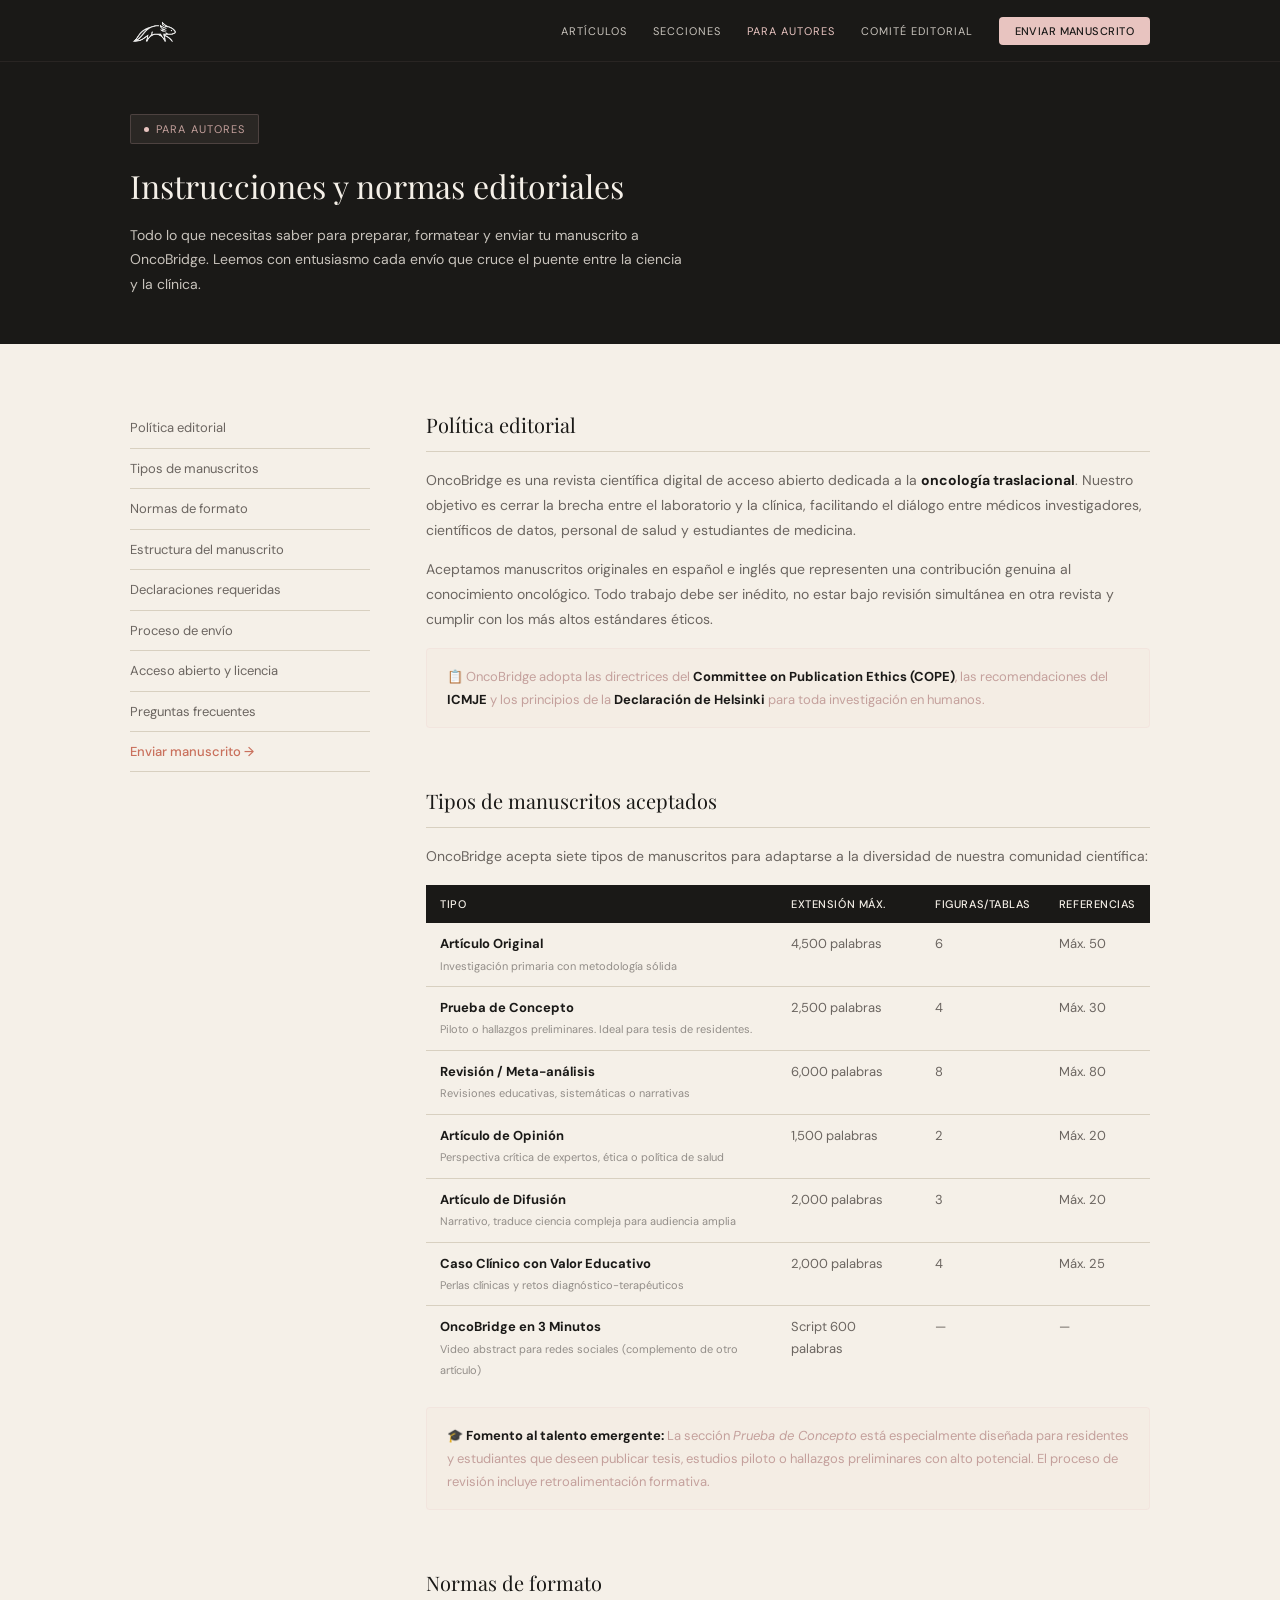
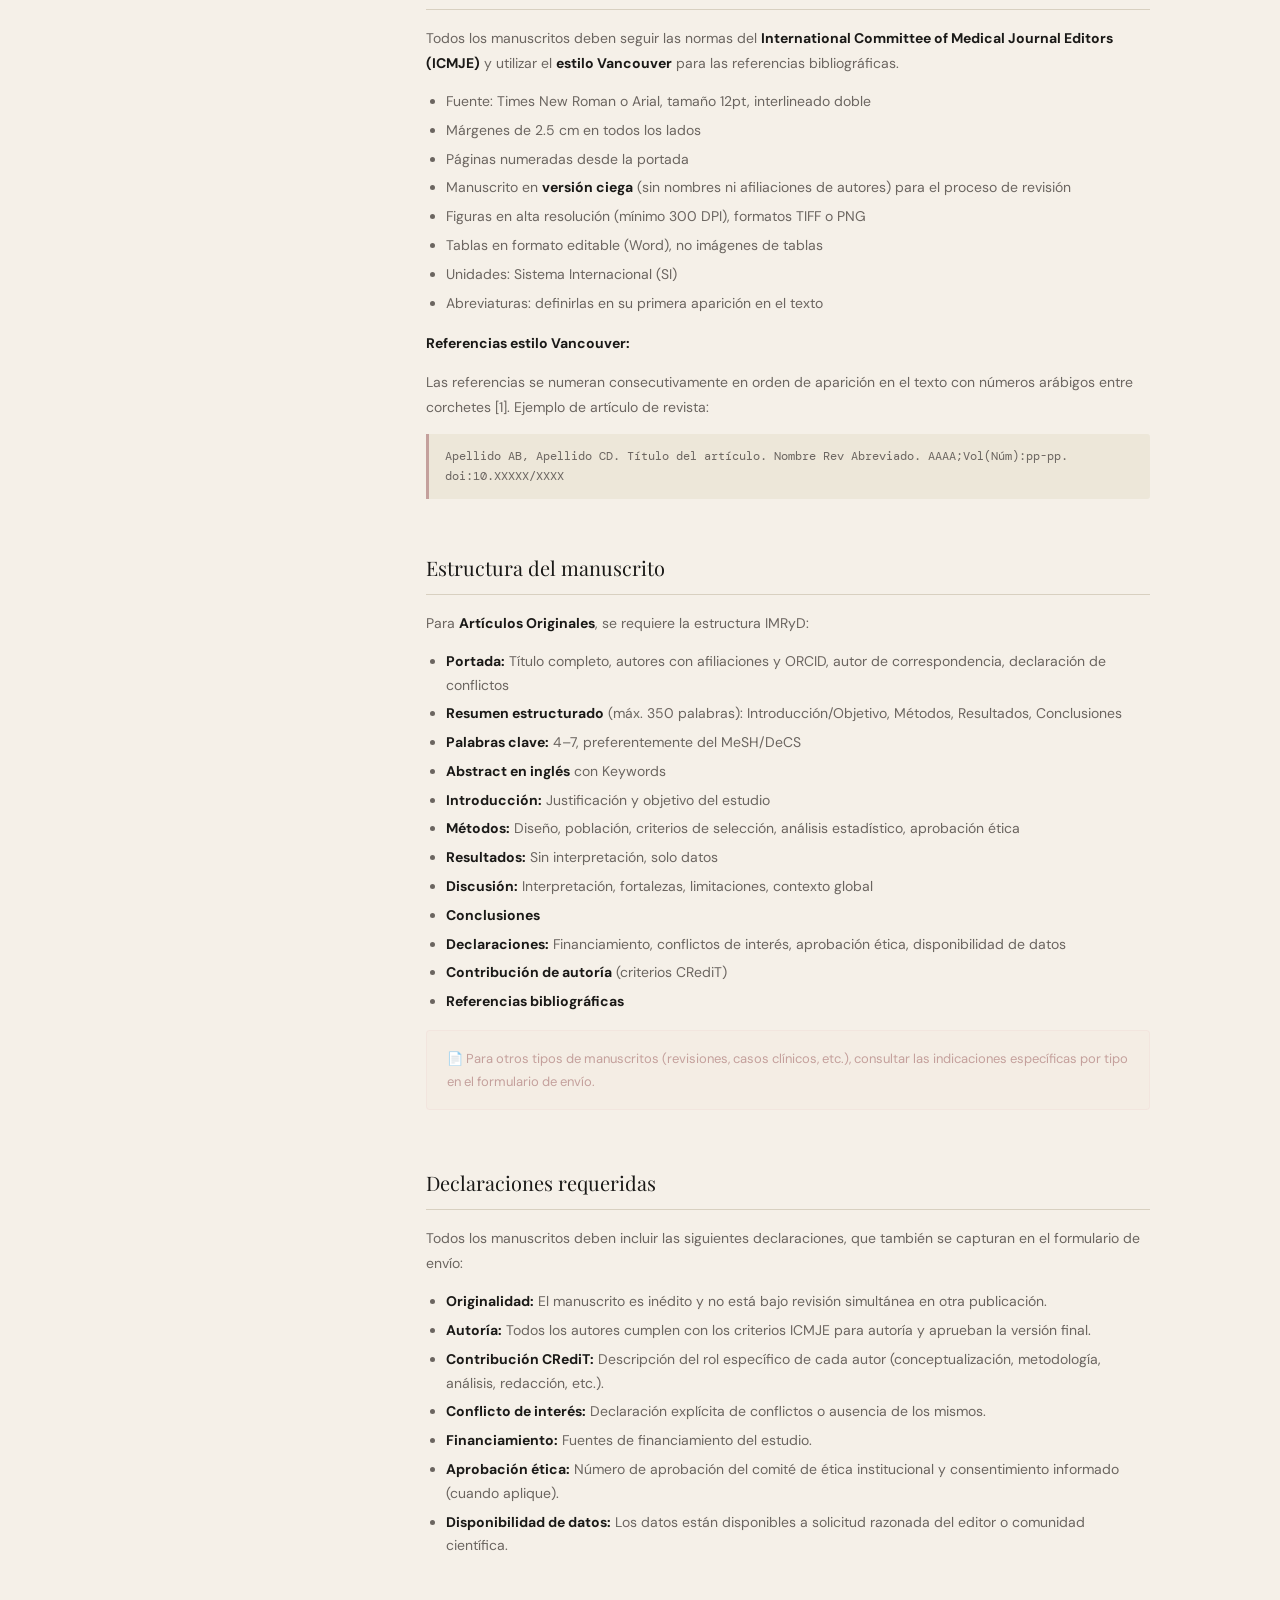
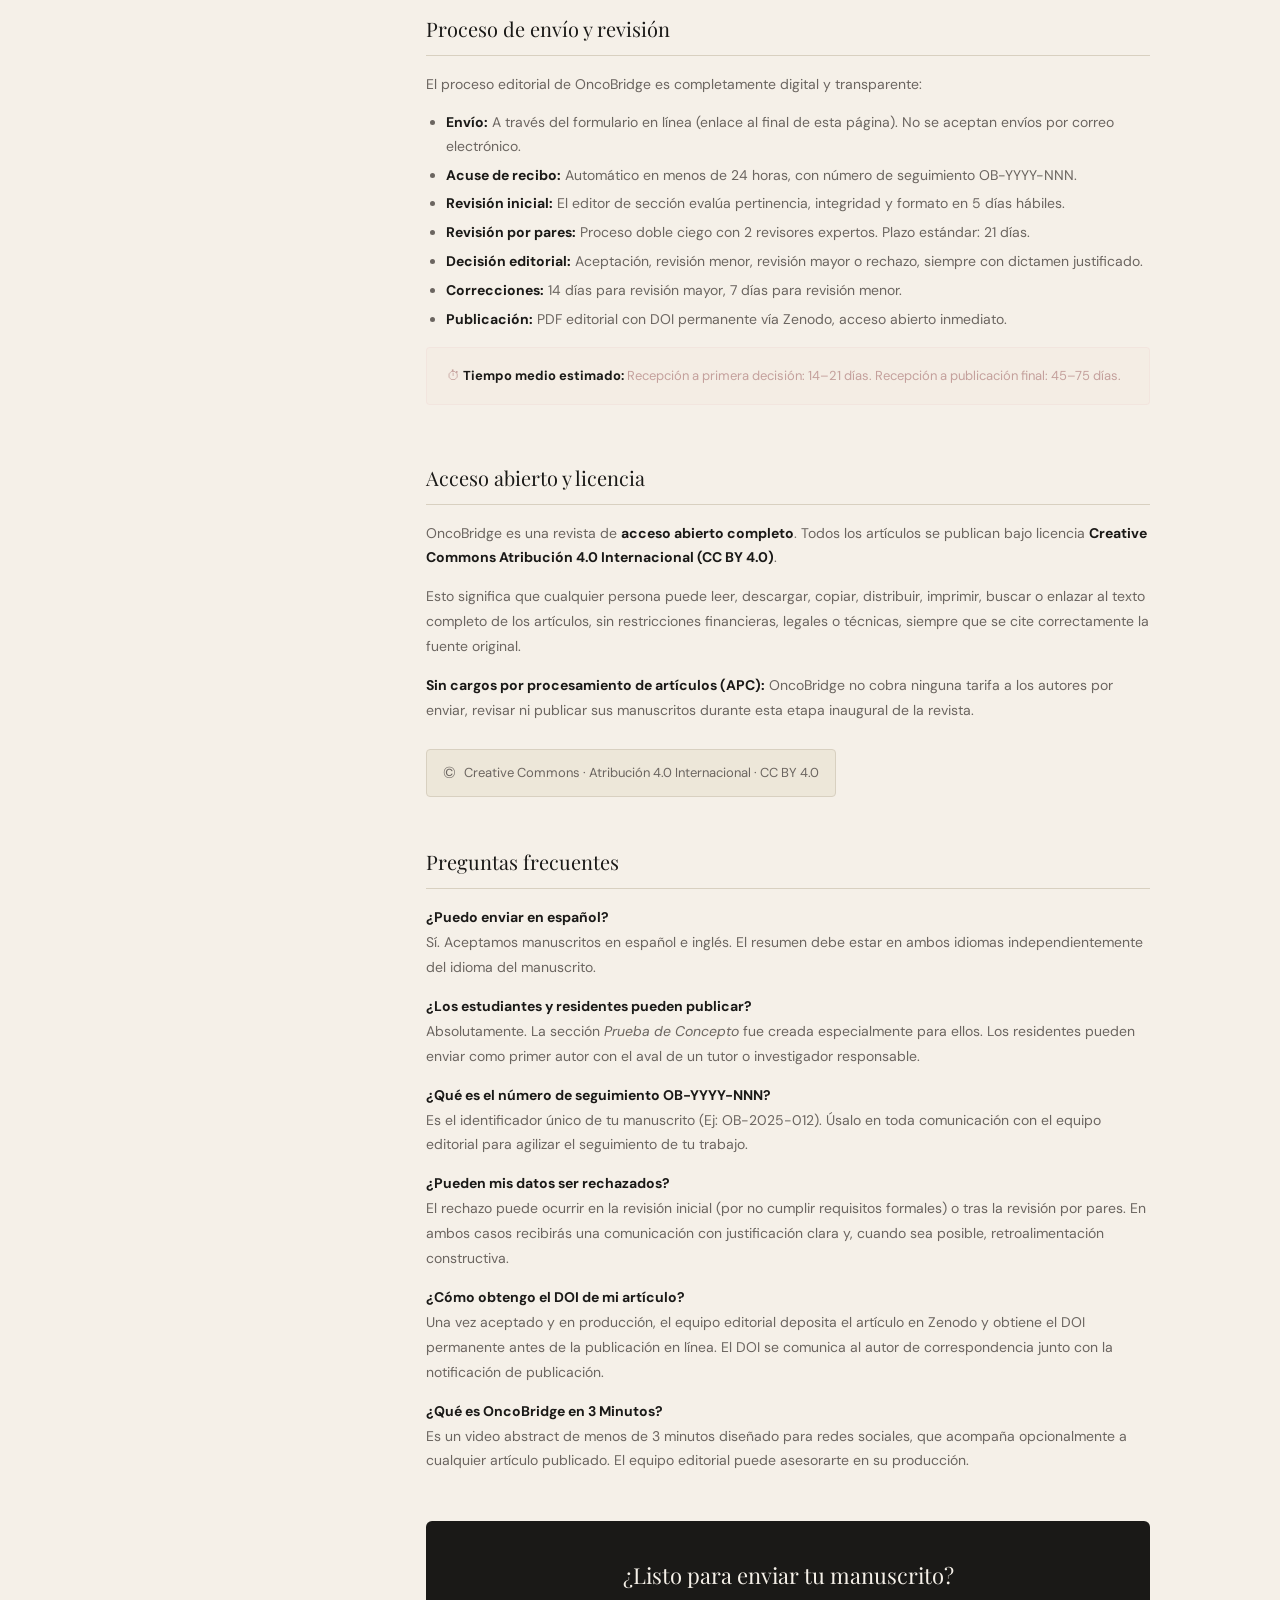
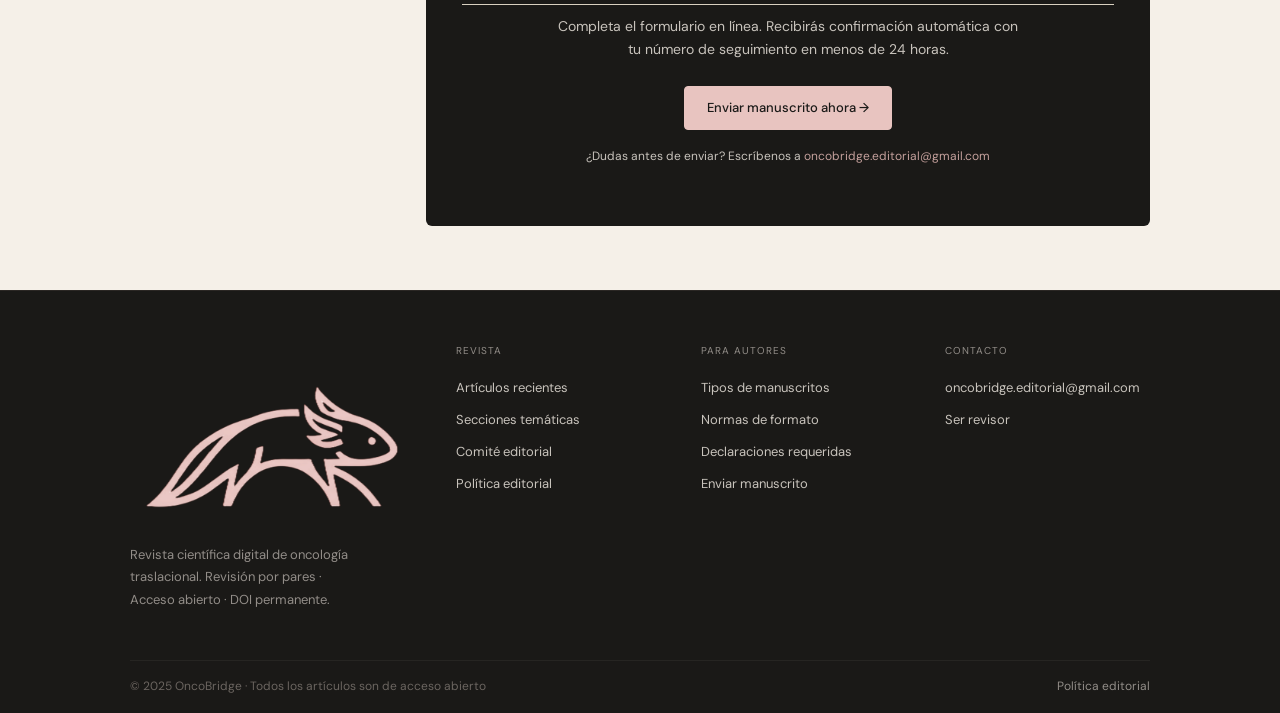
<file: para-autores.html>
<!DOCTYPE html>
<html lang="es">
<head>
  <meta charset="UTF-8">
  <meta name="viewport" content="width=device-width, initial-scale=1.0">
  <title>Instrucciones para autores — OncoBridge</title>
  <meta name="description" content="Guía completa para autores: tipos de manuscritos, normas de formato Vancouver, declaraciones requeridas y proceso de envío a OncoBridge.">
  <meta name="citation_journal_title" content="OncoBridge">
  <meta property="og:title" content="Instrucciones para autores — OncoBridge">
  <meta property="og:type" content="website">
  <link rel="stylesheet" href="assets/style.css">
  <!-- AQUÍ VA TU FAVICON -->
  <link rel="icon" type="image/png" href="assets/logo.png">
  <!-- Opcional: para dispositivos Apple -->
  <link rel="apple-touch-icon" href="assets/logo.png">
</head>
<body>
 
<!-- NAVEGACIÓN -->
<nav class="nav">
  <div class="container">
    <a class="nav-logo" href="index.html">
      <img src="assets/logo.png" alt="OncoBridge"
           onerror="this.style.display='none'; document.getElementById('nav-logo-fallback').style.display='block'">
      <span id="nav-logo-fallback" class="nav-logo-text" style="display:none">Onco<span>Bridge</span></span>
    </a>
    <button class="nav-toggle" onclick="document.querySelector('.nav-links').classList.toggle('open')" aria-label="Menú">☰</button>
    <ul class="nav-links">
      <li><a href="index.html#articulos">Artículos</a></li>
      <li><a href="index.html#secciones">Secciones</a></li>
      <li><a href="para-autores.html" class="active">Para autores</a></li>
      <li><a href="comite-editorial.html">Comité editorial</a></li>
      <li><a href="enviar-manuscrito.html" class="nav-cta">Enviar manuscrito</a></li>
    </ul>
  </div>
</nav>
 
<!-- HERO PEQUEÑO -->
<section class="hero-sm">
  <div class="container">
    <div class="hero-eyebrow" style="margin-bottom:16px">Para autores</div>
    <h1>Instrucciones y normas editoriales</h1>
    <p>Todo lo que necesitas saber para preparar, formatear y enviar tu manuscrito a OncoBridge. Leemos con entusiasmo cada envío que cruce el puente entre la ciencia y la clínica.</p>
  </div>
</section>
 
<!-- CONTENIDO PRINCIPAL -->
<section class="section">
  <div class="container">
    <div class="authors-grid">
 
      <!-- NAV LATERAL -->
      <aside>
        <ul class="authors-nav" id="authors-nav">
          <li class="active" onclick="scrollTo('politica')">Política editorial</li>
          <li onclick="scrollTo('tipos')">Tipos de manuscritos</li>
          <li onclick="scrollTo('formato')">Normas de formato</li>
          <li onclick="scrollTo('estructura')">Estructura del manuscrito</li>
          <li onclick="scrollTo('declaraciones')">Declaraciones requeridas</li>
          <li onclick="scrollTo('proceso')">Proceso de envío</li>
          <li onclick="scrollTo('acceso')">Acceso abierto y licencia</li>
          <li onclick="scrollTo('faq')">Preguntas frecuentes</li>
          <li onclick="window.location='enviar-manuscrito.html'" style="color:var(--coral);font-weight:500">Enviar manuscrito →</li>
        </ul>
      </aside>
 
      <!-- CONTENIDO -->
      <main class="authors-content">
 
        <section id="politica">
          <h3>Política editorial</h3>
          <p>OncoBridge es una revista científica digital de acceso abierto dedicada a la <strong>oncología traslacional</strong>. Nuestro objetivo es cerrar la brecha entre el laboratorio y la clínica, facilitando el diálogo entre médicos investigadores, científicos de datos, personal de salud y estudiantes de medicina.</p>
          <p>Aceptamos manuscritos originales en español e inglés que representen una contribución genuina al conocimiento oncológico. Todo trabajo debe ser inédito, no estar bajo revisión simultánea en otra revista y cumplir con los más altos estándares éticos.</p>
          <div class="info-box">
            <p>📋 OncoBridge adopta las directrices del <strong>Committee on Publication Ethics (COPE)</strong>, las recomendaciones del <strong>ICMJE</strong> y los principios de la <strong>Declaración de Helsinki</strong> para toda investigación en humanos.</p>
          </div>
        </section>
 
        <section id="tipos">
          <h3>Tipos de manuscritos aceptados</h3>
          <p>OncoBridge acepta siete tipos de manuscritos para adaptarse a la diversidad de nuestra comunidad científica:</p>
 
          <table class="type-table">
            <thead>
              <tr>
                <th>Tipo</th>
                <th>Extensión máx.</th>
                <th>Figuras/Tablas</th>
                <th>Referencias</th>
              </tr>
            </thead>
            <tbody>
              <tr>
                <td><strong>Artículo Original</strong><br><span style="font-size:11px;color:var(--vol-2)">Investigación primaria con metodología sólida</span></td>
                <td>4,500 palabras</td>
                <td>6</td>
                <td>Máx. 50</td>
              </tr>
              <tr>
                <td><strong>Prueba de Concepto</strong><br><span style="font-size:11px;color:var(--vol-2)">Piloto o hallazgos preliminares. Ideal para tesis de residentes.</span></td>
                <td>2,500 palabras</td>
                <td>4</td>
                <td>Máx. 30</td>
              </tr>
              <tr>
                <td><strong>Revisión / Meta-análisis</strong><br><span style="font-size:11px;color:var(--vol-2)">Revisiones educativas, sistemáticas o narrativas</span></td>
                <td>6,000 palabras</td>
                <td>8</td>
                <td>Máx. 80</td>
              </tr>
              <tr>
                <td><strong>Artículo de Opinión</strong><br><span style="font-size:11px;color:var(--vol-2)">Perspectiva crítica de expertos, ética o política de salud</span></td>
                <td>1,500 palabras</td>
                <td>2</td>
                <td>Máx. 20</td>
              </tr>
              <tr>
                <td><strong>Artículo de Difusión</strong><br><span style="font-size:11px;color:var(--vol-2)">Narrativo, traduce ciencia compleja para audiencia amplia</span></td>
                <td>2,000 palabras</td>
                <td>3</td>
                <td>Máx. 20</td>
              </tr>
              <tr>
                <td><strong>Caso Clínico con Valor Educativo</strong><br><span style="font-size:11px;color:var(--vol-2)">Perlas clínicas y retos diagnóstico-terapéuticos</span></td>
                <td>2,000 palabras</td>
                <td>4</td>
                <td>Máx. 25</td>
              </tr>
              <tr>
                <td><strong>OncoBridge en 3 Minutos</strong><br><span style="font-size:11px;color:var(--vol-2)">Video abstract para redes sociales (complemento de otro artículo)</span></td>
                <td>Script 600 palabras</td>
                <td>—</td>
                <td>—</td>
              </tr>
            </tbody>
          </table>
 
          <div class="info-box">
            <p>🎓 <strong>Fomento al talento emergente:</strong> La sección <em>Prueba de Concepto</em> está especialmente diseñada para residentes y estudiantes que deseen publicar tesis, estudios piloto o hallazgos preliminares con alto potencial. El proceso de revisión incluye retroalimentación formativa.</p>
          </div>
        </section>
 
        <section id="formato">
          <h3>Normas de formato</h3>
          <p>Todos los manuscritos deben seguir las normas del <strong>International Committee of Medical Journal Editors (ICMJE)</strong> y utilizar el <strong>estilo Vancouver</strong> para las referencias bibliográficas.</p>
          <ul>
            <li>Fuente: Times New Roman o Arial, tamaño 12pt, interlineado doble</li>
            <li>Márgenes de 2.5 cm en todos los lados</li>
            <li>Páginas numeradas desde la portada</li>
            <li>Manuscrito en <strong>versión ciega</strong> (sin nombres ni afiliaciones de autores) para el proceso de revisión</li>
            <li>Figuras en alta resolución (mínimo 300 DPI), formatos TIFF o PNG</li>
            <li>Tablas en formato editable (Word), no imágenes de tablas</li>
            <li>Unidades: Sistema Internacional (SI)</li>
            <li>Abreviaturas: definirlas en su primera aparición en el texto</li>
          </ul>
 
          <p style="margin-top:16px"><strong>Referencias estilo Vancouver:</strong></p>
          <p>Las referencias se numeran consecutivamente en orden de aparición en el texto con números arábigos entre corchetes [1]. Ejemplo de artículo de revista:</p>
          <div style="background:var(--ivory-2);border-left:3px solid var(--axo-3);padding:12px 16px;border-radius:0 3px 3px 0;font-family:var(--mono);font-size:12px;color:var(--vol);margin:12px 0;line-height:1.7">
            Apellido AB, Apellido CD. Título del artículo. Nombre Rev Abreviado. AAAA;Vol(Núm):pp-pp. doi:10.XXXXX/XXXX
          </div>
        </section>
 
        <section id="estructura">
          <h3>Estructura del manuscrito</h3>
          <p>Para <strong>Artículos Originales</strong>, se requiere la estructura IMRyD:</p>
          <ul>
            <li><strong>Portada:</strong> Título completo, autores con afiliaciones y ORCID, autor de correspondencia, declaración de conflictos</li>
            <li><strong>Resumen estructurado</strong> (máx. 350 palabras): Introducción/Objetivo, Métodos, Resultados, Conclusiones</li>
            <li><strong>Palabras clave:</strong> 4–7, preferentemente del MeSH/DeCS</li>
            <li><strong>Abstract en inglés</strong> con Keywords</li>
            <li><strong>Introducción:</strong> Justificación y objetivo del estudio</li>
            <li><strong>Métodos:</strong> Diseño, población, criterios de selección, análisis estadístico, aprobación ética</li>
            <li><strong>Resultados:</strong> Sin interpretación, solo datos</li>
            <li><strong>Discusión:</strong> Interpretación, fortalezas, limitaciones, contexto global</li>
            <li><strong>Conclusiones</strong></li>
            <li><strong>Declaraciones:</strong> Financiamiento, conflictos de interés, aprobación ética, disponibilidad de datos</li>
            <li><strong>Contribución de autoría</strong> (criterios CRediT)</li>
            <li><strong>Referencias bibliográficas</strong></li>
          </ul>
          <div class="info-box">
            <p>📄 Para otros tipos de manuscritos (revisiones, casos clínicos, etc.), consultar las indicaciones específicas por tipo en el formulario de envío.</p>
          </div>
        </section>
 
        <section id="declaraciones">
          <h3>Declaraciones requeridas</h3>
          <p>Todos los manuscritos deben incluir las siguientes declaraciones, que también se capturan en el formulario de envío:</p>
          <ul>
            <li><strong>Originalidad:</strong> El manuscrito es inédito y no está bajo revisión simultánea en otra publicación.</li>
            <li><strong>Autoría:</strong> Todos los autores cumplen con los criterios ICMJE para autoría y aprueban la versión final.</li>
            <li><strong>Contribución CRediT:</strong> Descripción del rol específico de cada autor (conceptualización, metodología, análisis, redacción, etc.).</li>
            <li><strong>Conflicto de interés:</strong> Declaración explícita de conflictos o ausencia de los mismos.</li>
            <li><strong>Financiamiento:</strong> Fuentes de financiamiento del estudio.</li>
            <li><strong>Aprobación ética:</strong> Número de aprobación del comité de ética institucional y consentimiento informado (cuando aplique).</li>
            <li><strong>Disponibilidad de datos:</strong> Los datos están disponibles a solicitud razonada del editor o comunidad científica.</li>
          </ul>
        </section>
 
        <section id="proceso">
          <h3>Proceso de envío y revisión</h3>
          <p>El proceso editorial de OncoBridge es completamente digital y transparente:</p>
          <ul>
            <li><strong>Envío:</strong> A través del formulario en línea (enlace al final de esta página). No se aceptan envíos por correo electrónico.</li>
            <li><strong>Acuse de recibo:</strong> Automático en menos de 24 horas, con número de seguimiento OB-YYYY-NNN.</li>
            <li><strong>Revisión inicial:</strong> El editor de sección evalúa pertinencia, integridad y formato en 5 días hábiles.</li>
            <li><strong>Revisión por pares:</strong> Proceso doble ciego con 2 revisores expertos. Plazo estándar: 21 días.</li>
            <li><strong>Decisión editorial:</strong> Aceptación, revisión menor, revisión mayor o rechazo, siempre con dictamen justificado.</li>
            <li><strong>Correcciones:</strong> 14 días para revisión mayor, 7 días para revisión menor.</li>
            <li><strong>Publicación:</strong> PDF editorial con DOI permanente vía Zenodo, acceso abierto inmediato.</li>
          </ul>
          <div class="info-box">
            <p>⏱ <strong>Tiempo medio estimado:</strong> Recepción a primera decisión: 14–21 días. Recepción a publicación final: 45–75 días.</p>
          </div>
        </section>
 
        <section id="acceso">
          <h3>Acceso abierto y licencia</h3>
          <p>OncoBridge es una revista de <strong>acceso abierto completo</strong>. Todos los artículos se publican bajo licencia <strong>Creative Commons Atribución 4.0 Internacional (CC BY 4.0)</strong>.</p>
          <p>Esto significa que cualquier persona puede leer, descargar, copiar, distribuir, imprimir, buscar o enlazar al texto completo de los artículos, sin restricciones financieras, legales o técnicas, siempre que se cite correctamente la fuente original.</p>
          <p><strong>Sin cargos por procesamiento de artículos (APC):</strong> OncoBridge no cobra ninguna tarifa a los autores por enviar, revisar ni publicar sus manuscritos durante esta etapa inaugural de la revista.</p>
          <div class="cc-badge">
            <span style="font-size:16px">©</span>
            <span>Creative Commons · Atribución 4.0 Internacional · CC BY 4.0</span>
          </div>
        </section>
 
        <section id="faq">
          <h3>Preguntas frecuentes</h3>
 
          <p><strong>¿Puedo enviar en español?</strong><br>
          Sí. Aceptamos manuscritos en español e inglés. El resumen debe estar en ambos idiomas independientemente del idioma del manuscrito.</p>
 
          <p><strong>¿Los estudiantes y residentes pueden publicar?</strong><br>
          Absolutamente. La sección <em>Prueba de Concepto</em> fue creada especialmente para ellos. Los residentes pueden enviar como primer autor con el aval de un tutor o investigador responsable.</p>
 
          <p><strong>¿Qué es el número de seguimiento OB-YYYY-NNN?</strong><br>
          Es el identificador único de tu manuscrito (Ej: OB-2025-012). Úsalo en toda comunicación con el equipo editorial para agilizar el seguimiento de tu trabajo.</p>
 
          <p><strong>¿Pueden mis datos ser rechazados?</strong><br>
          El rechazo puede ocurrir en la revisión inicial (por no cumplir requisitos formales) o tras la revisión por pares. En ambos casos recibirás una comunicación con justificación clara y, cuando sea posible, retroalimentación constructiva.</p>
 
          <p><strong>¿Cómo obtengo el DOI de mi artículo?</strong><br>
          Una vez aceptado y en producción, el equipo editorial deposita el artículo en Zenodo y obtiene el DOI permanente antes de la publicación en línea. El DOI se comunica al autor de correspondencia junto con la notificación de publicación.</p>
 
          <p><strong>¿Qué es OncoBridge en 3 Minutos?</strong><br>
          Es un video abstract de menos de 3 minutos diseñado para redes sociales, que acompaña opcionalmente a cualquier artículo publicado. El equipo editorial puede asesorarte en su producción.</p>
        </section>
 
        <!-- CTA ENVÍO -->
        <div class="cta-box" id="envio">
          <h3>¿Listo para enviar tu manuscrito?</h3>
          <p>Completa el formulario en línea. Recibirás confirmación automática con tu número de seguimiento en menos de 24 horas.</p>
          <a href="enviar-manuscrito.html" class="btn btn-primary">
            Enviar manuscrito ahora →
          </a>
          <p style="margin-top:16px;font-size:12px;color:var(--vol-3)">
            ¿Dudas antes de enviar? Escríbenos a
            <a href="mailto:oncobridge.editorial@gmail.com" style="color:var(--axo-3)">oncobridge.editorial@gmail.com</a>
          </p>
        </div>
 
      </main>
    </div>
  </div>
</section>
 
<!-- FOOTER -->
<footer class="footer">
  <div class="container">
    <div class="footer-grid">
      <div>
        <img src="assets/logo.png" alt="OncoBridge" onerror="this.style.display='none'; document.getElementById('footer-logo-fallback').style.display='block'">
        <span id="footer-logo-fallback" class="footer-logo-text" style="display:none">Onco<span>Bridge</span></span>
        <p class="footer-tagline">Revista científica digital de oncología traslacional. Revisión por pares · Acceso abierto · DOI permanente.</p>
      </div>
      <div>
        <div class="footer-col-title">Revista</div>
        <ul class="footer-links">
          <li><a href="index.html#articulos">Artículos recientes</a></li>
          <li><a href="index.html#secciones">Secciones temáticas</a></li>
          <li><a href="comite-editorial.html">Comité editorial</a></li>
          <li><a href="politica-editorial.html">Política editorial</a></li>
        </ul>
      </div>
      <div>
        <div class="footer-col-title">Para autores</div>
        <ul class="footer-links">
          <li><a href="#tipos">Tipos de manuscritos</a></li>
          <li><a href="#formato">Normas de formato</a></li>
          <li><a href="#declaraciones">Declaraciones requeridas</a></li>
          <li><a href="enviar-manuscrito.html">Enviar manuscrito</a></li>
        </ul>
      </div>
      <div>
        <div class="footer-col-title">Contacto</div>
        <ul class="footer-links">
          <li><a href="mailto:oncobridge.editorial@gmail.com">oncobridge.editorial@gmail.com</a></li>
          <li><a href="comite-editorial.html#unirse">Ser revisor</a></li>
        </ul>
      </div>
    </div>
    <div class="footer-bottom">
      <p>© 2025 OncoBridge · Todos los artículos son de acceso abierto</p>
      <a href="politica-editorial.html">Política editorial</a>
    </div>
  </div>
</footer>
 
<script>
// Nav lateral activo al hacer scroll
function scrollTo(id) {
  const el = document.getElementById(id);
  if (el) { el.scrollIntoView({ behavior: 'smooth', block: 'start' }); }
  document.querySelectorAll('.authors-nav li').forEach(li => li.classList.remove('active'));
  event.currentTarget.classList.add('active');
}
window.addEventListener('scroll', () => {
  const sections = ['politica','tipos','formato','estructura','declaraciones','proceso','acceso','faq','envio'];
  const navItems = document.querySelectorAll('.authors-nav li');
  sections.forEach((id, i) => {
    const el = document.getElementById(id);
    if (el) {
      const rect = el.getBoundingClientRect();
      if (rect.top <= 100 && rect.bottom > 0) {
        navItems.forEach(li => li.classList.remove('active'));
        if (navItems[i]) navItems[i].classList.add('active');
      }
    }
  });
});
</script>
</body>
</html>
</file>
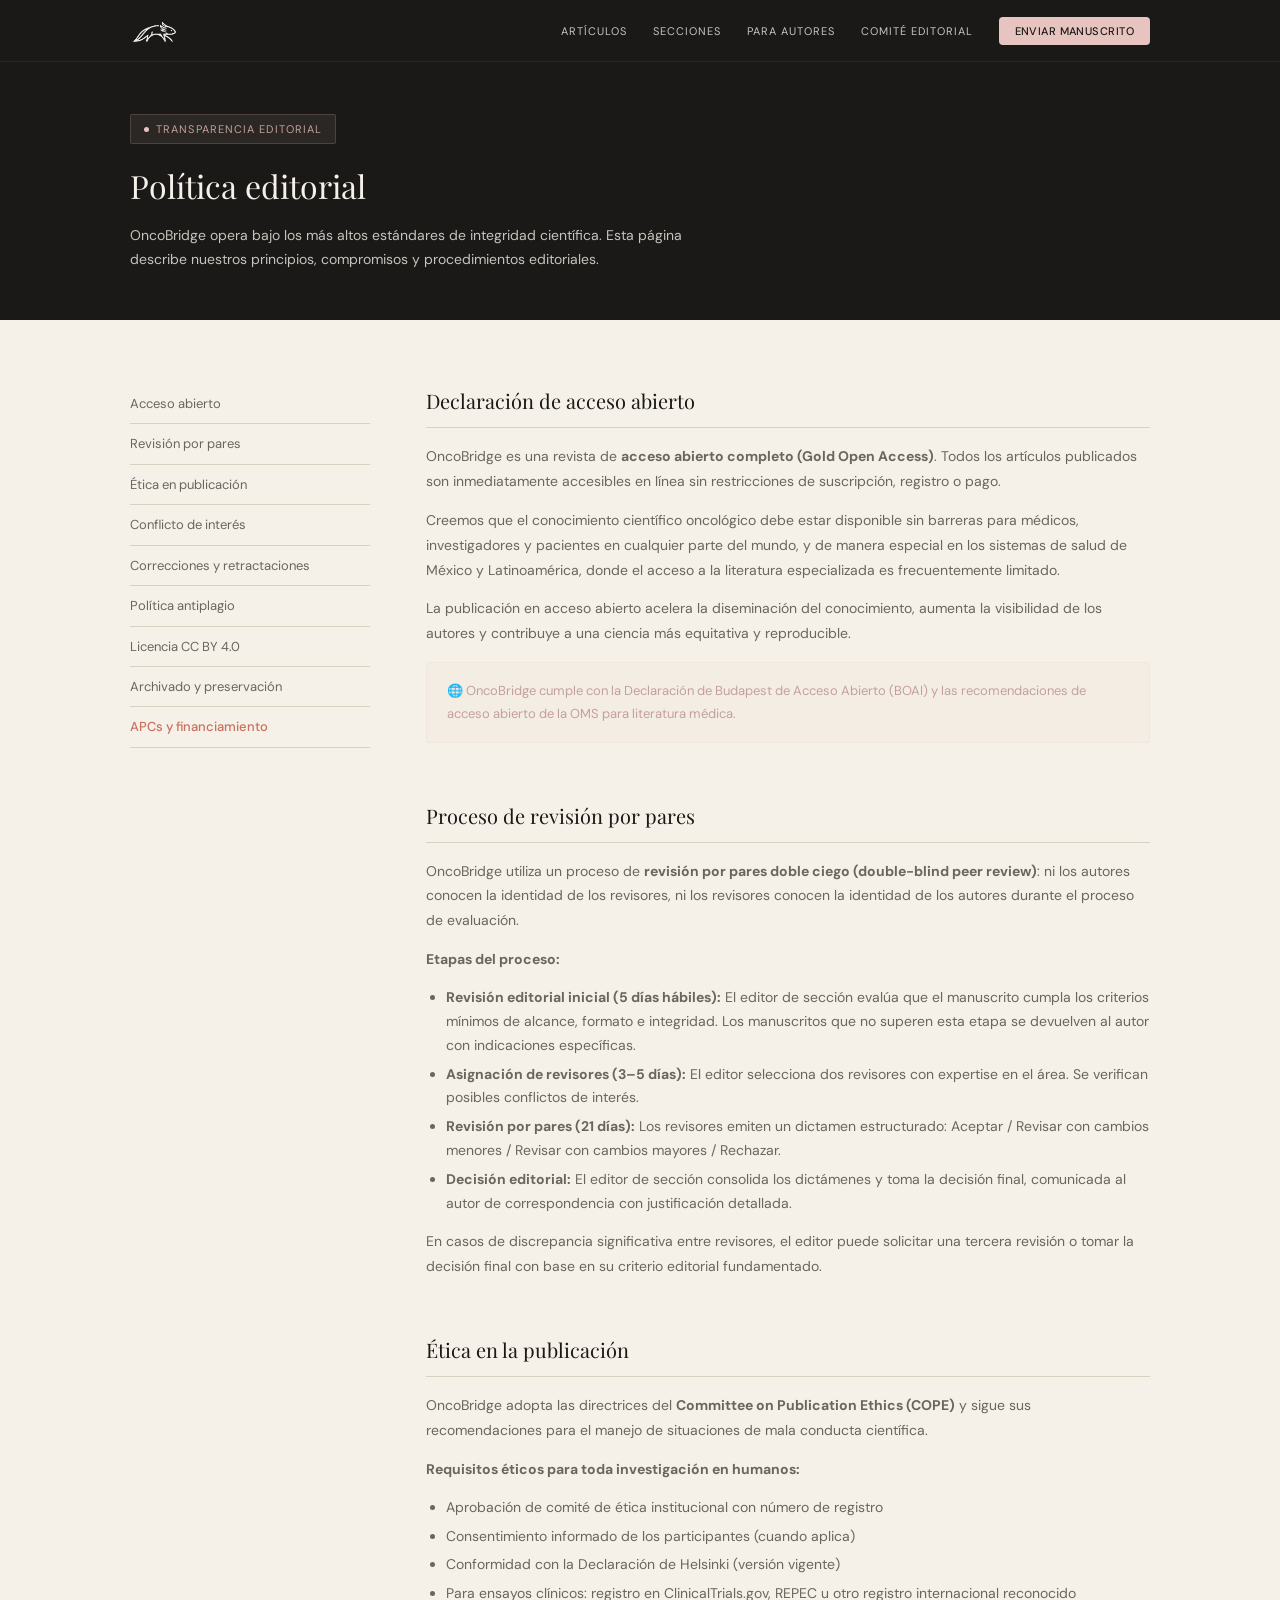
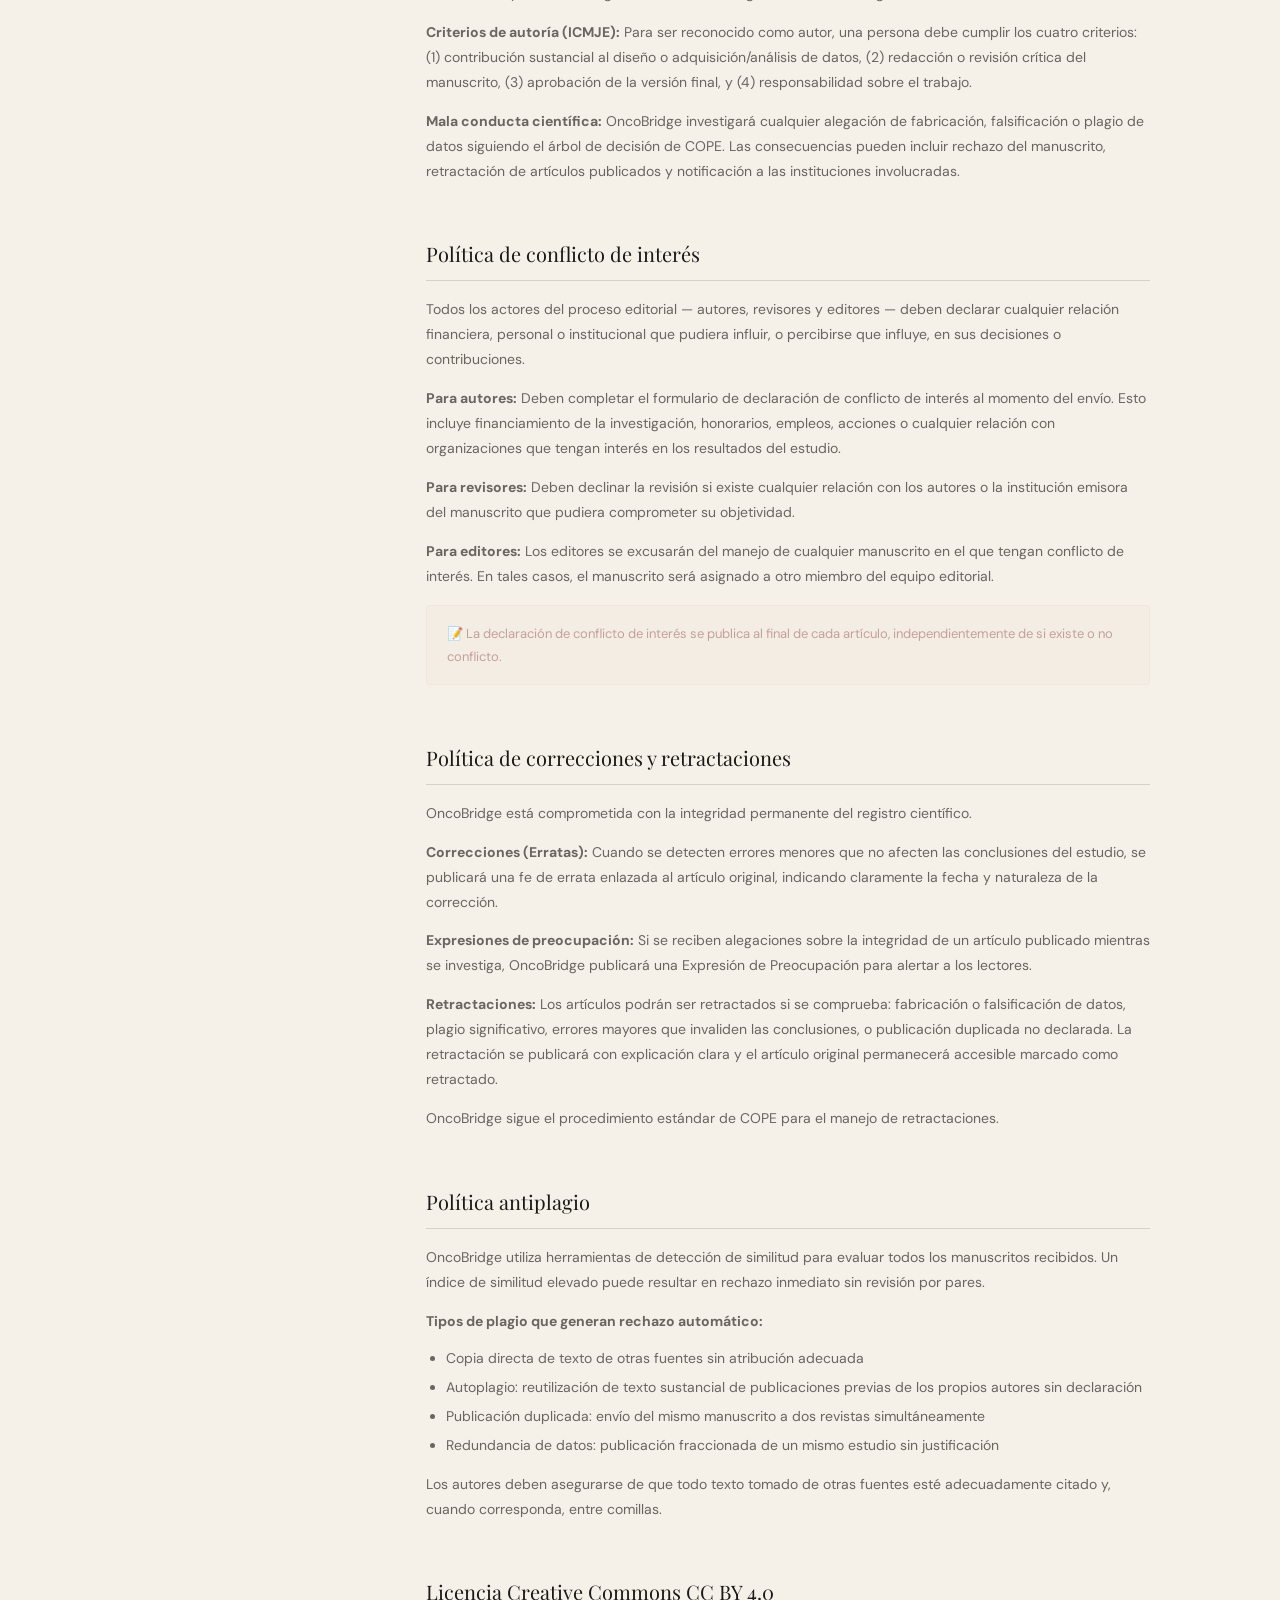
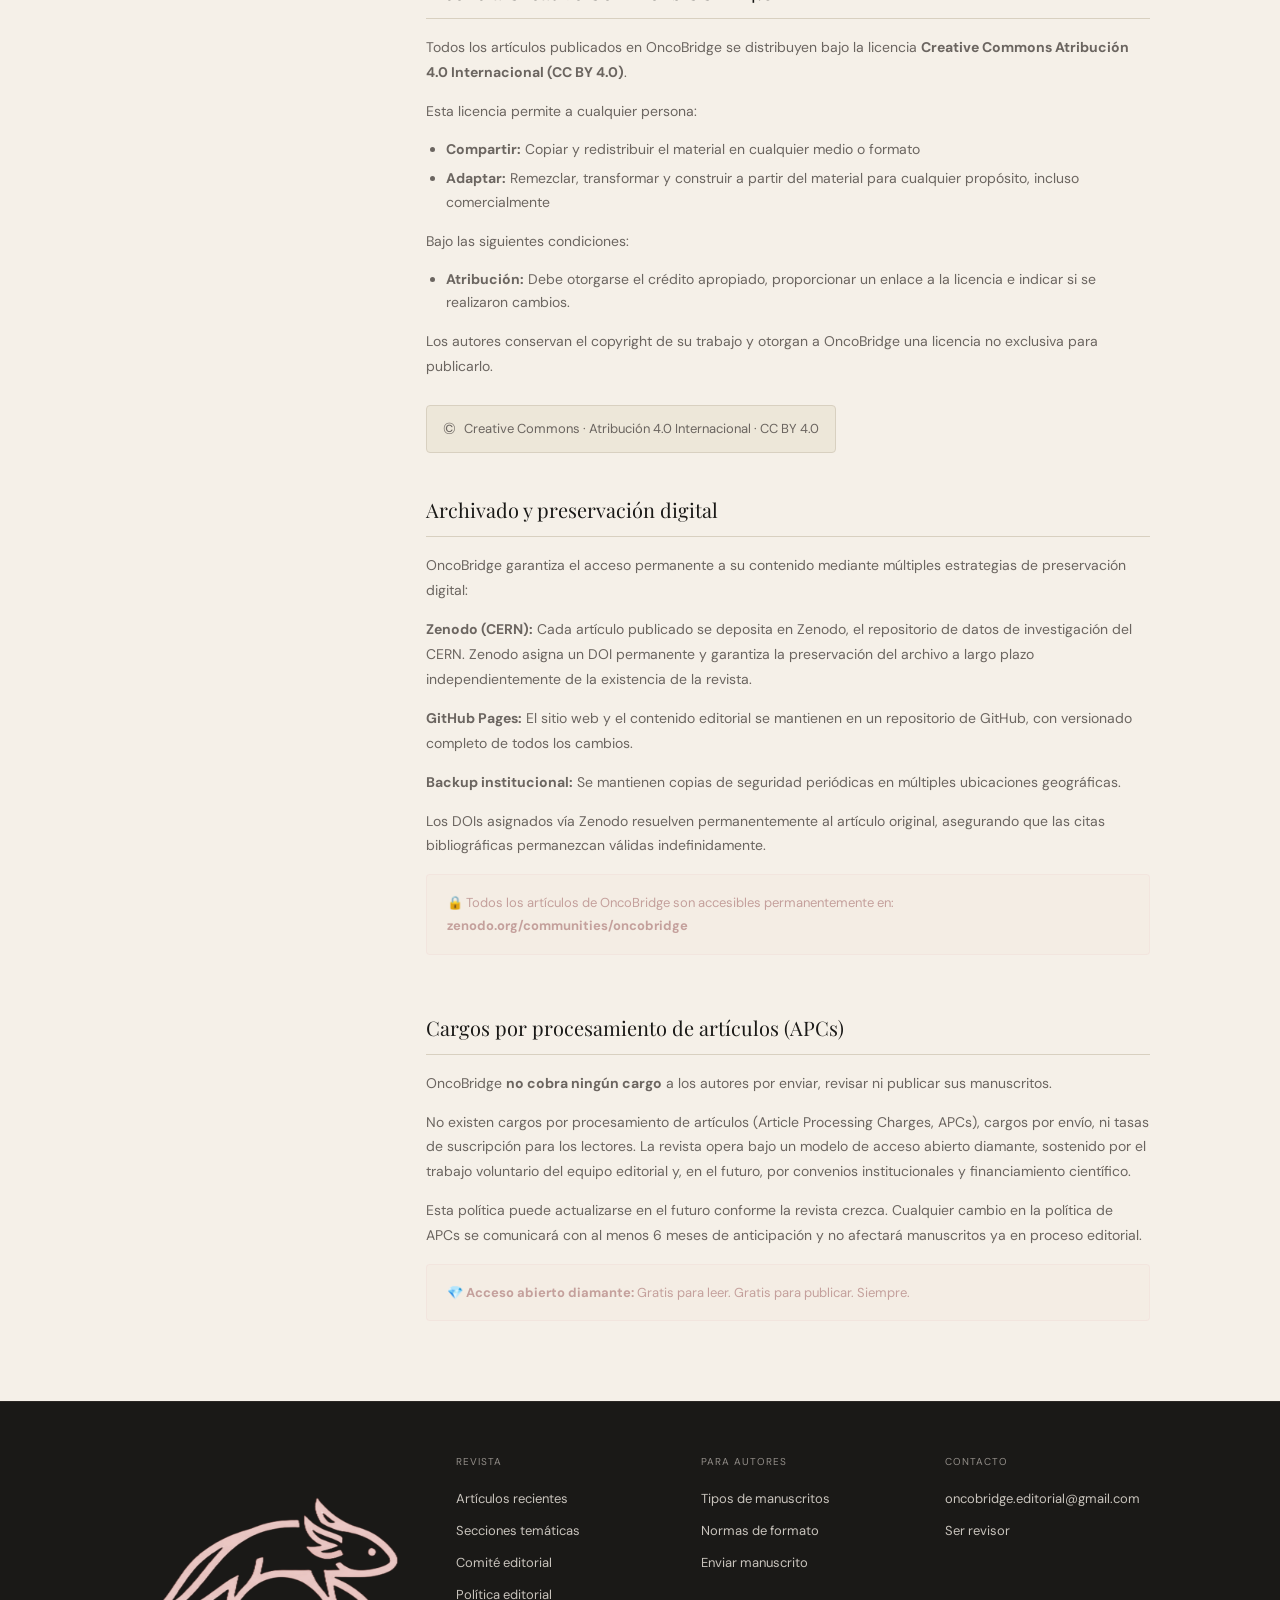
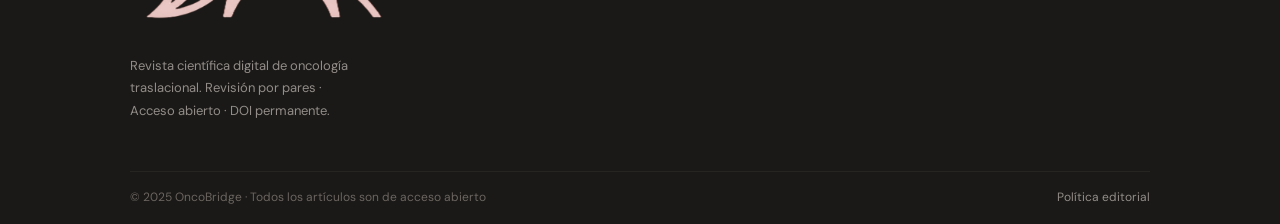
<file: politica-editorial.html>
<!DOCTYPE html>
<html lang="es">
<head>
  <meta charset="UTF-8">
  <meta name="viewport" content="width=device-width, initial-scale=1.0">
  <title>Política editorial — OncoBridge</title>
  <meta name="description" content="Política editorial de OncoBridge: acceso abierto, revisión por pares, ética en publicación, licencia CC BY 4.0 y archivo permanente en Zenodo.">
  <meta name="citation_journal_title" content="OncoBridge">
  <meta property="og:title" content="Política editorial — OncoBridge">
  <link rel="stylesheet" href="assets/style.css">
  <!-- AQUÍ VA TU FAVICON -->
  <link rel="icon" type="image/png" href="assets/logo.png">
  <!-- Opcional: para dispositivos Apple -->
  <link rel="apple-touch-icon" href="assets/logo.png">
</head>
<body>

<!-- NAVEGACIÓN -->
<nav class="nav">
  <div class="container">
    <a class="nav-logo" href="index.html">
      <img src="assets/logo.png" alt="OncoBridge"
           onerror="this.style.display='none'; document.getElementById('nav-logo-fallback').style.display='block'">
      <span id="nav-logo-fallback" class="nav-logo-text" style="display:none">Onco<span>Bridge</span></span>
    </a>
    <button class="nav-toggle" onclick="document.querySelector('.nav-links').classList.toggle('open')" aria-label="Menú">☰</button>
    <ul class="nav-links">
      <li><a href="index.html#articulos">Artículos</a></li>
      <li><a href="index.html#secciones">Secciones</a></li>
      <li><a href="para-autores.html">Para autores</a></li>
      <li><a href="comite-editorial.html">Comité editorial</a></li>
      <li><a href="para-autores.html#envio" class="nav-cta">Enviar manuscrito</a></li>
    </ul>
  </div>
</nav>

<!-- HERO PEQUEÑO -->
<section class="hero-sm">
  <div class="container">
    <div class="hero-eyebrow" style="margin-bottom:16px">Transparencia editorial</div>
    <h1>Política editorial</h1>
    <p>OncoBridge opera bajo los más altos estándares de integridad científica. Esta página describe nuestros principios, compromisos y procedimientos editoriales.</p>
  </div>
</section>

<!-- CONTENIDO -->
<section class="section">
  <div class="container">
    <div class="policy-grid">

      <!-- NAV LATERAL -->
      <aside>
        <ul class="policy-nav" id="policy-nav">
          <li class="active" onclick="goTo('acceso-abierto', event)">Acceso abierto</li>
          <li onclick="goTo('revision-pares', event)">Revisión por pares</li>
          <li onclick="goTo('etica', event)">Ética en publicación</li>
          <li onclick="goTo('conflicto', event)">Conflicto de interés</li>
          <li onclick="goTo('correcciones', event)">Correcciones y retractaciones</li>
          <li onclick="goTo('plagio', event)">Política antiplagio</li>
          <li onclick="goTo('licencia', event)">Licencia CC BY 4.0</li>
          <li onclick="goTo('archivo', event)">Archivado y preservación</li>
          <li onclick="goTo('apc', event)">APCs y financiamiento</li>
        </ul>
      </aside>

      <!-- CONTENIDO -->
      <main class="policy-content">

        <section id="acceso-abierto">
          <h3>Declaración de acceso abierto</h3>
          <p>OncoBridge es una revista de <strong>acceso abierto completo (Gold Open Access)</strong>. Todos los artículos publicados son inmediatamente accesibles en línea sin restricciones de suscripción, registro o pago.</p>
          <p>Creemos que el conocimiento científico oncológico debe estar disponible sin barreras para médicos, investigadores y pacientes en cualquier parte del mundo, y de manera especial en los sistemas de salud de México y Latinoamérica, donde el acceso a la literatura especializada es frecuentemente limitado.</p>
          <p>La publicación en acceso abierto acelera la diseminación del conocimiento, aumenta la visibilidad de los autores y contribuye a una ciencia más equitativa y reproducible.</p>
          <div class="info-box">
            <p>🌐 OncoBridge cumple con la Declaración de Budapest de Acceso Abierto (BOAI) y las recomendaciones de acceso abierto de la OMS para literatura médica.</p>
          </div>
        </section>

        <section id="revision-pares">
          <h3>Proceso de revisión por pares</h3>
          <p>OncoBridge utiliza un proceso de <strong>revisión por pares doble ciego (double-blind peer review)</strong>: ni los autores conocen la identidad de los revisores, ni los revisores conocen la identidad de los autores durante el proceso de evaluación.</p>
          <p><strong>Etapas del proceso:</strong></p>
          <ul>
            <li><strong>Revisión editorial inicial (5 días hábiles):</strong> El editor de sección evalúa que el manuscrito cumpla los criterios mínimos de alcance, formato e integridad. Los manuscritos que no superen esta etapa se devuelven al autor con indicaciones específicas.</li>
            <li><strong>Asignación de revisores (3–5 días):</strong> El editor selecciona dos revisores con expertise en el área. Se verifican posibles conflictos de interés.</li>
            <li><strong>Revisión por pares (21 días):</strong> Los revisores emiten un dictamen estructurado: Aceptar / Revisar con cambios menores / Revisar con cambios mayores / Rechazar.</li>
            <li><strong>Decisión editorial:</strong> El editor de sección consolida los dictámenes y toma la decisión final, comunicada al autor de correspondencia con justificación detallada.</li>
          </ul>
          <p>En casos de discrepancia significativa entre revisores, el editor puede solicitar una tercera revisión o tomar la decisión final con base en su criterio editorial fundamentado.</p>
        </section>

        <section id="etica">
          <h3>Ética en la publicación</h3>
          <p>OncoBridge adopta las directrices del <strong>Committee on Publication Ethics (COPE)</strong> y sigue sus recomendaciones para el manejo de situaciones de mala conducta científica.</p>
          <p><strong>Requisitos éticos para toda investigación en humanos:</strong></p>
          <ul>
            <li>Aprobación de comité de ética institucional con número de registro</li>
            <li>Consentimiento informado de los participantes (cuando aplica)</li>
            <li>Conformidad con la Declaración de Helsinki (versión vigente)</li>
            <li>Para ensayos clínicos: registro en ClinicalTrials.gov, REPEC u otro registro internacional reconocido</li>
          </ul>
          <p><strong>Criterios de autoría (ICMJE):</strong> Para ser reconocido como autor, una persona debe cumplir los cuatro criterios: (1) contribución sustancial al diseño o adquisición/análisis de datos, (2) redacción o revisión crítica del manuscrito, (3) aprobación de la versión final, y (4) responsabilidad sobre el trabajo.</p>
          <p><strong>Mala conducta científica:</strong> OncoBridge investigará cualquier alegación de fabricación, falsificación o plagio de datos siguiendo el árbol de decisión de COPE. Las consecuencias pueden incluir rechazo del manuscrito, retractación de artículos publicados y notificación a las instituciones involucradas.</p>
        </section>

        <section id="conflicto">
          <h3>Política de conflicto de interés</h3>
          <p>Todos los actores del proceso editorial — autores, revisores y editores — deben declarar cualquier relación financiera, personal o institucional que pudiera influir, o percibirse que influye, en sus decisiones o contribuciones.</p>
          <p><strong>Para autores:</strong> Deben completar el formulario de declaración de conflicto de interés al momento del envío. Esto incluye financiamiento de la investigación, honorarios, empleos, acciones o cualquier relación con organizaciones que tengan interés en los resultados del estudio.</p>
          <p><strong>Para revisores:</strong> Deben declinar la revisión si existe cualquier relación con los autores o la institución emisora del manuscrito que pudiera comprometer su objetividad.</p>
          <p><strong>Para editores:</strong> Los editores se excusarán del manejo de cualquier manuscrito en el que tengan conflicto de interés. En tales casos, el manuscrito será asignado a otro miembro del equipo editorial.</p>
          <div class="info-box">
            <p>📝 La declaración de conflicto de interés se publica al final de cada artículo, independientemente de si existe o no conflicto.</p>
          </div>
        </section>

        <section id="correcciones">
          <h3>Política de correcciones y retractaciones</h3>
          <p>OncoBridge está comprometida con la integridad permanente del registro científico.</p>
          <p><strong>Correcciones (Erratas):</strong> Cuando se detecten errores menores que no afecten las conclusiones del estudio, se publicará una fe de errata enlazada al artículo original, indicando claramente la fecha y naturaleza de la corrección.</p>
          <p><strong>Expresiones de preocupación:</strong> Si se reciben alegaciones sobre la integridad de un artículo publicado mientras se investiga, OncoBridge publicará una Expresión de Preocupación para alertar a los lectores.</p>
          <p><strong>Retractaciones:</strong> Los artículos podrán ser retractados si se comprueba: fabricación o falsificación de datos, plagio significativo, errores mayores que invaliden las conclusiones, o publicación duplicada no declarada. La retractación se publicará con explicación clara y el artículo original permanecerá accesible marcado como retractado.</p>
          <p>OncoBridge sigue el procedimiento estándar de COPE para el manejo de retractaciones.</p>
        </section>

        <section id="plagio">
          <h3>Política antiplagio</h3>
          <p>OncoBridge utiliza herramientas de detección de similitud para evaluar todos los manuscritos recibidos. Un índice de similitud elevado puede resultar en rechazo inmediato sin revisión por pares.</p>
          <p><strong>Tipos de plagio que generan rechazo automático:</strong></p>
          <ul>
            <li>Copia directa de texto de otras fuentes sin atribución adecuada</li>
            <li>Autoplagio: reutilización de texto sustancial de publicaciones previas de los propios autores sin declaración</li>
            <li>Publicación duplicada: envío del mismo manuscrito a dos revistas simultáneamente</li>
            <li>Redundancia de datos: publicación fraccionada de un mismo estudio sin justificación</li>
          </ul>
          <p>Los autores deben asegurarse de que todo texto tomado de otras fuentes esté adecuadamente citado y, cuando corresponda, entre comillas.</p>
        </section>

        <section id="licencia">
          <h3>Licencia Creative Commons CC BY 4.0</h3>
          <p>Todos los artículos publicados en OncoBridge se distribuyen bajo la licencia <strong>Creative Commons Atribución 4.0 Internacional (CC BY 4.0)</strong>.</p>
          <p>Esta licencia permite a cualquier persona:</p>
          <ul>
            <li><strong>Compartir:</strong> Copiar y redistribuir el material en cualquier medio o formato</li>
            <li><strong>Adaptar:</strong> Remezclar, transformar y construir a partir del material para cualquier propósito, incluso comercialmente</li>
          </ul>
          <p>Bajo las siguientes condiciones:</p>
          <ul>
            <li><strong>Atribución:</strong> Debe otorgarse el crédito apropiado, proporcionar un enlace a la licencia e indicar si se realizaron cambios.</li>
          </ul>
          <p>Los autores conservan el copyright de su trabajo y otorgan a OncoBridge una licencia no exclusiva para publicarlo.</p>
          <div class="cc-badge">
            <span style="font-size:16px">©</span>
            <span>Creative Commons · Atribución 4.0 Internacional · CC BY 4.0</span>
          </div>
        </section>

        <section id="archivo">
          <h3>Archivado y preservación digital</h3>
          <p>OncoBridge garantiza el acceso permanente a su contenido mediante múltiples estrategias de preservación digital:</p>
          <p><strong>Zenodo (CERN):</strong> Cada artículo publicado se deposita en Zenodo, el repositorio de datos de investigación del CERN. Zenodo asigna un DOI permanente y garantiza la preservación del archivo a largo plazo independientemente de la existencia de la revista.</p>
          <p><strong>GitHub Pages:</strong> El sitio web y el contenido editorial se mantienen en un repositorio de GitHub, con versionado completo de todos los cambios.</p>
          <p><strong>Backup institucional:</strong> Se mantienen copias de seguridad periódicas en múltiples ubicaciones geográficas.</p>
          <p>Los DOIs asignados vía Zenodo resuelven permanentemente al artículo original, asegurando que las citas bibliográficas permanezcan válidas indefinidamente.</p>
          <div class="info-box">
            <p>🔒 Todos los artículos de OncoBridge son accesibles permanentemente en: <strong>zenodo.org/communities/oncobridge</strong></p>
          </div>
        </section>

        <section id="apc">
          <h3>Cargos por procesamiento de artículos (APCs)</h3>
          <p>OncoBridge <strong>no cobra ningún cargo</strong> a los autores por enviar, revisar ni publicar sus manuscritos.</p>
          <p>No existen cargos por procesamiento de artículos (Article Processing Charges, APCs), cargos por envío, ni tasas de suscripción para los lectores. La revista opera bajo un modelo de acceso abierto diamante, sostenido por el trabajo voluntario del equipo editorial y, en el futuro, por convenios institucionales y financiamiento científico.</p>
          <p>Esta política puede actualizarse en el futuro conforme la revista crezca. Cualquier cambio en la política de APCs se comunicará con al menos 6 meses de anticipación y no afectará manuscritos ya en proceso editorial.</p>
          <div class="info-box">
            <p>💎 <strong>Acceso abierto diamante:</strong> Gratis para leer. Gratis para publicar. Siempre.</p>
          </div>
        </section>

      </main>
    </div>
  </div>
</section>

<!-- FOOTER -->
<footer class="footer">
  <div class="container">
    <div class="footer-grid">
      <div>
        <img src="assets/logo.png" alt="OncoBridge" onerror="this.style.display='none'; document.getElementById('footer-logo-fallback').style.display='block'">
        <span id="footer-logo-fallback" class="footer-logo-text" style="display:none">Onco<span>Bridge</span></span>
        <p class="footer-tagline">Revista científica digital de oncología traslacional. Revisión por pares · Acceso abierto · DOI permanente.</p>
      </div>
      <div>
        <div class="footer-col-title">Revista</div>
        <ul class="footer-links">
          <li><a href="index.html#articulos">Artículos recientes</a></li>
          <li><a href="index.html#secciones">Secciones temáticas</a></li>
          <li><a href="comite-editorial.html">Comité editorial</a></li>
          <li><a href="politica-editorial.html">Política editorial</a></li>
        </ul>
      </div>
      <div>
        <div class="footer-col-title">Para autores</div>
        <ul class="footer-links">
          <li><a href="para-autores.html#tipos">Tipos de manuscritos</a></li>
          <li><a href="para-autores.html#formato">Normas de formato</a></li>
          <li><a href="para-autores.html#envio">Enviar manuscrito</a></li>
        </ul>
      </div>
      <div>
        <div class="footer-col-title">Contacto</div>
        <ul class="footer-links">
          <li><a href="mailto:oncobridge.editorial@gmail.com">oncobridge.editorial@gmail.com</a></li>
          <li><a href="comite-editorial.html#unirse">Ser revisor</a></li>
        </ul>
      </div>
    </div>
    <div class="footer-bottom">
      <p>© 2025 OncoBridge · Todos los artículos son de acceso abierto</p>
      <a href="politica-editorial.html">Política editorial</a>
    </div>
  </div>
</footer>

<script>
function goTo(id, event) {
  const el = document.getElementById(id);
  if (el) el.scrollIntoView({ behavior: 'smooth', block: 'start' });
  document.querySelectorAll('.policy-nav li').forEach(li => li.classList.remove('active'));
  event.currentTarget.classList.add('active');
}
window.addEventListener('scroll', () => {
  const ids = ['acceso-abierto','revision-pares','etica','conflicto','correcciones','plagio','licencia','archivo','apc'];
  const items = document.querySelectorAll('.policy-nav li');
  ids.forEach((id, i) => {
    const el = document.getElementById(id);
    if (el) {
      const r = el.getBoundingClientRect();
      if (r.top <= 110 && r.bottom > 0) {
        items.forEach(li => li.classList.remove('active'));
        if (items[i]) items[i].classList.add('active');
      }
    }
  });
});
</script>
</body>
</html>
</file>
<file: assets/style.css>
/* ================================================================
   OncoBridge — Hoja de estilos global
   Paleta: Obsidiana · Rosa Axolote · Marfil · Gris Volcánico
   ================================================================ */

@import url('https://fonts.googleapis.com/css2?family=Playfair+Display:ital,wght@0,400;0,500;0,700;1,400;1,500&family=DM+Sans:wght@300;400;500&family=DM+Mono:wght@400&display=swap');

/* ── Variables ────────────────────────────────────────────────── */
:root {
  --obs:     #1a1917;
  --obs-2:   #242220;
  --obs-3:   #2e2c29;
  --axo:     #e8c4c0;
  --axo-2:   #d4968f;
  --axo-3:   #c4a09c;
  --ivory:   #f5f0e8;
  --ivory-2: #ede7d9;
  --ivory-3: #d8d0c0;
  --vol:     #6b6560;
  --vol-2:   #928d88;
  --vol-3:   #c8c3bc;
  --coral:   #c9705c;
  --green:   #4a7c5f;
  --serif: 'Playfair Display', Georgia, serif;
  --sans:  'DM Sans', system-ui, sans-serif;
  --mono:  'DM Mono', monospace;
  --r: 4px;
  --tr: 0.2s ease;
}

/* ── Reset ────────────────────────────────────────────────────── */
*, *::before, *::after { margin:0; padding:0; box-sizing:border-box; }
html { scroll-behavior: smooth; }
body { background: var(--ivory); color: var(--obs); font-family: var(--sans); font-size: 14px; line-height: 1.65; -webkit-font-smoothing: antialiased; }
img { display: block; max-width: 100%; }
a { color: inherit; text-decoration: none; }
ul { list-style: none; }
button { font-family: var(--sans); cursor: pointer; border: none; }

/* ── Layout ───────────────────────────────────────────────────── */
.container { max-width: 1100px; margin: 0 auto; padding: 0 40px; }

/* ── Tipografía ───────────────────────────────────────────────── */
.serif { font-family: var(--serif); }
.mono  { font-family: var(--mono); font-size: 0.75em; }

/* ── Botones ──────────────────────────────────────────────────── */
.btn {
  display: inline-flex; align-items: center; gap: 6px;
  padding: 10px 22px; font-size: 13px; font-weight: 500;
  border-radius: var(--r); border: 1px solid transparent;
  transition: background var(--tr), border-color var(--tr), color var(--tr);
  white-space: nowrap; cursor: pointer;
}
.btn-primary { background: var(--axo); color: var(--obs); border-color: var(--axo); }
.btn-primary:hover { background: var(--axo-2); border-color: var(--axo-2); }
.btn-ghost { background: transparent; color: var(--vol-3); border-color: rgba(200,195,188,0.3); }
.btn-ghost:hover { border-color: var(--vol-3); color: var(--ivory); }
.btn-outline { background: transparent; color: var(--obs); border-color: var(--ivory-3); }
.btn-outline:hover { border-color: var(--obs); }
.btn-coral { background: var(--coral); color: #fff; border-color: var(--coral); }
.btn-coral:hover { opacity: 0.88; }
.btn-sm { padding: 7px 16px; font-size: 12px; }

/* ── Tags ─────────────────────────────────────────────────────── */
.tag {
  display: inline-block; font-size: 10px; font-weight: 500;
  letter-spacing: 0.09em; text-transform: uppercase;
  padding: 3px 9px; border-radius: 2px;
  background: var(--ivory-2); color: var(--vol);
}
.tag-onco  { background: rgba(201,112,92,0.13); color: var(--coral); }
.tag-dark  { background: rgba(232,196,192,0.13); color: var(--axo-3); }
.tag-ia    { background: rgba(74,124,95,0.12);   color: var(--green); }
.tag-poc   { background: rgba(184,134,58,0.12);  color: #8a6020; }

/* ── Navegación ───────────────────────────────────────────────── */
.nav {
  background: var(--obs); height: 62px;
  position: sticky; top: 0; z-index: 200;
  border-bottom: 1px solid rgba(232,196,192,0.07);
}
.nav .container { height: 100%; display: flex; align-items: center; justify-content: space-between; }
.nav-logo { display: flex; align-items: center; gap: 10px; }
.nav-logo img { height: 34px; filter: brightness(0) invert(1); opacity: 0.9; }
.nav-logo-text { font-family: var(--serif); font-size: 17px; font-weight: 700; color: var(--ivory); letter-spacing: -0.01em; }
.nav-logo-text span { color: var(--axo); }
.nav-links { display: flex; align-items: center; gap: 26px; }
.nav-links a { font-size: 11px; font-weight: 400; letter-spacing: 0.09em; text-transform: uppercase; color: var(--vol-3); transition: color var(--tr); }
.nav-links a:hover, .nav-links a.active { color: var(--axo); }
.nav-cta { background: var(--axo) !important; color: var(--obs) !important; padding: 7px 16px; border-radius: var(--r); font-weight: 500 !important; letter-spacing: 0.04em !important; }
.nav-cta:hover { background: var(--axo-2) !important; }
.nav-toggle { display: none; background: none; border: none; color: var(--vol-3); font-size: 22px; cursor: pointer; }

/* ── Sección genérica ─────────────────────────────────────────── */
.section { padding: 64px 0; }
.section-dark { background: var(--obs); }
.section-warm { background: var(--ivory-2); }
.section-header {
  display: flex; justify-content: space-between; align-items: baseline;
  padding-bottom: 16px; border-bottom: 1px solid var(--ivory-3); margin-bottom: 36px;
}
.section-dark .section-header { border-bottom-color: rgba(200,195,188,0.1); }
.section-title { font-family: var(--serif); font-size: 22px; font-weight: 400; letter-spacing: -0.01em; }
.section-dark .section-title { color: var(--ivory); }
.section-link { font-size: 12px; color: var(--coral); transition: opacity var(--tr); }
.section-link:hover { opacity: 0.75; }

/* ── Hero principal ───────────────────────────────────────────── */
.hero { background: var(--obs); padding: 84px 0 76px; position: relative; overflow: hidden; }
.hero::before {
  content: ''; position: absolute; top: -80px; right: -80px;
  width: 480px; height: 480px; border-radius: 50%;
  border: 1px solid rgba(232,196,192,0.05); pointer-events: none;
}
.hero::after {
  content: ''; position: absolute; bottom: -120px; right: 60px;
  width: 640px; height: 640px; border-radius: 50%;
  border: 1px solid rgba(232,196,192,0.025); pointer-events: none;
}
.hero .container { display: grid; grid-template-columns: 1fr 400px; gap: 72px; align-items: center; }
.hero-eyebrow {
  display: inline-flex; align-items: center; gap: 7px;
  background: rgba(232,196,192,0.08); border: 1px solid rgba(232,196,192,0.18);
  color: var(--axo-3); padding: 5px 13px; border-radius: 2px;
  font-size: 11px; letter-spacing: 0.1em; text-transform: uppercase; margin-bottom: 20px;
}
.hero-eyebrow::before { content: ''; width: 5px; height: 5px; background: var(--axo); border-radius: 50%; }
.hero h1 { font-family: var(--serif); font-size: 2.7rem; font-weight: 400; color: var(--ivory); line-height: 1.17; letter-spacing: -0.015em; margin-bottom: 18px; }
.hero h1 em { color: var(--axo); font-style: italic; }
.hero-lead { color: var(--vol-3); font-size: 15px; line-height: 1.78; max-width: 420px; margin-bottom: 30px; }
.hero-actions { display: flex; gap: 12px; align-items: center; }
.hero-brand-box {
  display: flex; flex-direction: column; align-items: center; justify-content: center;
  padding: 44px 32px; border: 1px solid rgba(232,196,192,0.1); border-radius: 6px;
  background: rgba(232,196,192,0.025); gap: 4px;
}
.hero-brand-img { width: 150px; filter: brightness(0) invert(1); opacity: 0.82; margin-bottom: 8px; }
.hero-brand-name { font-family: var(--sans); font-size: 28px; font-weight: 700; color: var(--ivory); letter-spacing: -0.02em; line-height: 1; }
.hero-brand-sub { font-size: 10px; letter-spacing: 0.15em; text-transform: uppercase; color: var(--vol-2); margin-top: 8px; text-align: center; }

/* Hero pequeño (páginas internas) */
.hero-sm { background: var(--obs); padding: 52px 0 48px; }
.hero-sm h1 { font-family: var(--serif); font-size: 2rem; font-weight: 400; color: var(--ivory); margin-bottom: 10px; }
.hero-sm p { color: var(--vol-3); font-size: 14px; max-width: 560px; line-height: 1.75; }

/* ── Stats ────────────────────────────────────────────────────── */
.stats { background: var(--obs-2); border-bottom: 1px solid rgba(232,196,192,0.08); }
.stats .container { display: grid; grid-template-columns: repeat(4,1fr); }
.stat { padding: 22px 0; text-align: center; border-right: 1px solid rgba(200,195,188,0.08); }
.stat:last-child { border-right: none; }
.stat-num { display: block; font-family: var(--serif); font-size: 26px; color: var(--axo); line-height: 1; margin-bottom: 4px; }
.stat-label { font-size: 11px; letter-spacing: 0.08em; text-transform: uppercase; color: var(--vol-2); }

/* ── Secciones temáticas ──────────────────────────────────────── */

/* Layout Base (Escritorio) */
.scope-grid { 
  display: grid; 
  grid-template-columns: 300px 1fr; 
  gap: 56px; 
  align-items: start; 
}

.scope-sticky { 
  position: sticky; 
  top: 80px; 
  z-index: 5; /* Asegura que no quede detrás de otros elementos */
}

.scope-heading { 
  font-family: var(--serif); 
  font-size: 22px; 
  font-weight: 400; 
  color: var(--ivory); 
  line-height: 1.35; 
}

.scope-heading span { 
  color: var(--axo); 
  font-style: italic; 
}

.scope-desc { 
  font-size: 13px; 
  color: var(--vol-2); 
  line-height: 1.75; 
  margin-top: 14px; 
}

.scope-areas { 
  display: grid; 
  grid-template-columns: 1fr 1fr; 
  gap: 12px; 
}

.scope-item { 
  background: var(--obs-3); 
  border: 1px solid rgba(200,195,188,0.09); 
  padding: 16px 18px; 
  border-radius: var(--r); 
  transition: border-color var(--tr); 
}

.scope-item:hover { 
  border-color: rgba(232,196,192,0.2); 
}

.scope-roman { 
  font-family: var(--mono); 
  font-size: 10px; 
  color: var(--axo-3); 
  letter-spacing: 0.08em; 
  display: block; 
  margin-bottom: 6px; 
}

.scope-name { 
  font-size: 13px; 
  color: var(--ivory); 
  font-weight: 500; 
  margin-bottom: 5px; 
  line-height: 1.3; 
}

.scope-sub { 
  font-size: 11px; 
  color: var(--vol-2); 
  line-height: 1.55; 
}

/* ── Proceso editorial ────────────────────────────────────────── */
.process-steps { display: grid; grid-template-columns: repeat(4,1fr); gap: 20px; margin-top: 12px; }
.step { position: relative; }
.step-num { font-family: var(--serif); font-size: 36px; color: var(--ivory-3); line-height: 1; margin-bottom: 14px; display: block; }
.step-title { font-size: 11px; font-weight: 500; letter-spacing: 0.07em; text-transform: uppercase; color: var(--obs); margin-bottom: 8px; }
.step-desc { font-size: 13px; color: var(--vol); line-height: 1.65; }
.step-line { position: absolute; top: 20px; right: -10px; width: 20px; height: 1px; background: var(--axo-3); opacity: 0.35; }
.step:last-child .step-line { display: none; }

/* ── Sección 3 minutos ────────────────────────────────────────── */
.three-min { background: var(--obs); padding: 64px 0; }
.three-min-grid { display: grid; grid-template-columns: 1fr 1fr; gap: 56px; align-items: center; }
.three-min-text h2 { font-family: var(--serif); font-size: 2rem; font-weight: 400; color: var(--ivory); line-height: 1.25; margin-bottom: 16px; }
.three-min-text h2 em { color: var(--axo); }
.three-min-text p { font-size: 14px; color: var(--vol-3); line-height: 1.78; margin-bottom: 12px; }
.three-min-visual {
  aspect-ratio: 16/9; background: var(--obs-3); border: 1px solid rgba(232,196,192,0.1);
  border-radius: 6px; display: flex; flex-direction: column; align-items: center; justify-content: center; gap: 12px;
}
.play-btn {
  width: 56px; height: 56px; border-radius: 50%;
  background: var(--axo); display: flex; align-items: center; justify-content: center;
  transition: background var(--tr);
}
.play-btn svg { fill: var(--obs); width: 20px; height: 20px; margin-left: 3px; }
.play-btn:hover { background: var(--axo-2); }
.three-min-label { font-size: 11px; letter-spacing: 0.1em; text-transform: uppercase; color: var(--vol-2); }

/* ── Comité editorial ─────────────────────────────────────────── */
.editor-chief {
  background: var(--obs); border: 1px solid rgba(232,196,192,0.1);
  border-radius: var(--r); padding: 32px; margin-bottom: 48px;
  display: grid; grid-template-columns: 72px 1fr; gap: 24px; align-items: center;
}
.member-initial {
  width: 56px; height: 56px; border-radius: 50%; background: var(--obs-3);
  border: 1px solid rgba(232,196,192,0.15);
  display: flex; align-items: center; justify-content: center;
  font-family: var(--serif); font-size: 22px; color: var(--axo);
}
.editor-chief .member-initial { width: 72px; height: 72px; font-size: 28px; }
.member-name { font-family: var(--serif); font-size: 18px; color: var(--ivory); margin-bottom: 4px; }
.member-role { font-size: 12px; color: var(--coral); margin-bottom: 4px; }
.member-inst { font-size: 13px; color: var(--vol-3); }
.member-orcid { font-family: var(--mono); font-size: 10px; color: var(--vol-2); display: block; margin-top: 8px; }
.committee-grid { display: grid; grid-template-columns: repeat(3,1fr); gap: 18px; }
.member-card { background: #fff; border: 1px solid var(--ivory-3); border-radius: var(--r); padding: 22px; transition: border-color var(--tr); }
.member-card:hover { border-color: var(--axo-3); }
.member-card .member-initial { background: var(--ivory-2); color: var(--vol); border: none; font-size: 18px; width: 44px; height: 44px; margin-bottom: 14px; }
.member-card .member-name { font-family: var(--serif); font-size: 15px; color: var(--obs); margin-bottom: 3px; }
.member-card .member-role { font-size: 12px; color: var(--coral); }
.member-card .member-inst { font-size: 12px; color: var(--vol); }
.join-box { background: var(--ivory-2); border: 1px solid var(--ivory-3); border-radius: var(--r); padding: 36px; text-align: center; margin-top: 48px; }
.join-box h3 { font-family: var(--serif); font-size: 20px; font-weight: 400; margin-bottom: 10px; }
.join-box p { font-size: 14px; color: var(--vol); max-width: 480px; margin: 0 auto 22px; line-height: 1.7; }

/* ── Para autores ─────────────────────────────────────────────── */
.authors-grid { display: grid; grid-template-columns: 240px 1fr; gap: 56px; align-items: start; }
.authors-nav { position: sticky; top: 80px; }
.authors-nav li { padding: 9px 0; border-bottom: 1px solid var(--ivory-3); font-size: 13px; color: var(--vol); cursor: pointer; transition: color var(--tr); }
.authors-nav li:hover { color: var(--obs); }
.authors-nav li.active { color: var(--coral); font-weight: 500; }
.authors-content section { padding-top: 40px; margin-bottom: 8px; }
.authors-content section:first-child { padding-top: 0; }
.authors-content h3 { font-family: var(--serif); font-size: 20px; font-weight: 400; margin-bottom: 16px; padding-bottom: 10px; border-bottom: 1px solid var(--ivory-3); }
.authors-content p { font-size: 14px; color: var(--vol); line-height: 1.78; margin-bottom: 14px; }
.authors-content ul { padding-left: 20px; margin-bottom: 14px; }
.authors-content ul li { font-size: 14px; color: var(--vol); line-height: 1.7; margin-bottom: 5px; list-style: disc; }
.authors-content strong { color: var(--obs); }
.info-box { background: rgba(232,196,192,0.08); border: 1px solid rgba(232,196,192,0.2); border-radius: var(--r); padding: 16px 20px; margin: 16px 0; }
.info-box p { color: var(--axo-3) !important; font-size: 13px !important; margin: 0 !important; }
.type-table { width: 100%; border-collapse: collapse; margin: 16px 0; font-size: 13px; }
.type-table th { background: var(--obs); color: var(--ivory); padding: 10px 14px; text-align: left; font-weight: 500; font-size: 11px; letter-spacing: 0.05em; text-transform: uppercase; }
.type-table td { padding: 10px 14px; border-bottom: 1px solid var(--ivory-3); color: var(--vol); vertical-align: top; }
.type-table tr:last-child td { border-bottom: none; }
.type-table tr:hover td { background: var(--ivory-2); }
.cta-box { background: var(--obs); border-radius: 6px; padding: 36px; text-align: center; margin-top: 48px; }
.cta-box h3 { font-family: var(--serif); font-size: 22px; color: var(--ivory); font-weight: 400; margin-bottom: 10px; }
.cta-box p { font-size: 14px; color: var(--vol-3); max-width: 460px; margin: 0 auto 24px; line-height: 1.7; }

/* ── Política editorial ───────────────────────────────────────── */
.policy-grid { display: grid; grid-template-columns: 240px 1fr; gap: 56px; align-items: start; }
.policy-nav { position: sticky; top: 80px; }
.policy-nav li { padding: 9px 0; border-bottom: 1px solid var(--ivory-3); font-size: 13px; color: var(--vol); cursor: pointer; transition: color var(--tr); }
.policy-nav li:hover { color: var(--obs); }
.policy-nav li.active { color: var(--coral); font-weight: 500; }
.policy-content section { padding-top: 40px; }
.policy-content section:first-child { padding-top: 0; }
.policy-content h3 { font-family: var(--serif); font-size: 20px; font-weight: 400; margin-bottom: 16px; padding-bottom: 10px; border-bottom: 1px solid var(--ivory-3); }
.policy-content p { font-size: 14px; color: var(--vol); line-height: 1.78; margin-bottom: 14px; }
.policy-content ul { padding-left: 20px; margin-bottom: 14px; }
.policy-content ul li { font-size: 14px; color: var(--vol); line-height: 1.7; margin-bottom: 5px; list-style: disc; }
.cc-badge { display: inline-flex; align-items: center; gap: 8px; background: var(--ivory-2); border: 1px solid var(--ivory-3); border-radius: var(--r); padding: 10px 16px; font-size: 13px; color: var(--vol); margin-top: 12px; }

/* ── Footer ───────────────────────────────────────────────────── */
.footer { background: var(--obs); border-top: 1px solid rgba(232,196,192,0.08); padding: 52px 0 0; }
.footer-grid { display: grid; grid-template-columns: 1.4fr 1fr 1fr 1fr; gap: 40px; padding-bottom: 48px; }
.footer-logo img { height: 46px; filter: brightness(0) invert(1); opacity: 0.65; margin-bottom: 14px; }
.footer-logo-text { font-family: var(--serif); font-size: 20px; font-weight: 700; color: var(--ivory); margin-bottom: 12px; display: block; }
.footer-logo-text span { color: var(--axo); }
.footer-tagline { font-size: 13px; color: var(--vol-2); line-height: 1.75; max-width: 220px; }
.footer-col-title { font-size: 10px; letter-spacing: 0.1em; text-transform: uppercase; color: var(--vol-2); margin-bottom: 16px; }
.footer-links li { margin-bottom: 9px; }
.footer-links a { font-size: 13px; color: var(--vol-3); transition: color var(--tr); }
.footer-links a:hover { color: var(--axo); }
.footer-bottom { border-top: 1px solid rgba(200,195,188,0.07); padding: 16px 0; display: flex; justify-content: space-between; align-items: center; }
.footer-bottom p { font-size: 12px; color: var(--vol); }
.footer-bottom a { font-size: 12px; color: var(--vol-2); }
.footer-bottom a:hover { color: var(--axo); }

/* ── Responsive ───────────────────────────────────────────────── */
@media (max-width: 900px) {
  .container { padding: 0 20px; }
  .hero .container, .three-min-grid, .scope-grid, .authors-grid, .policy-grid { grid-template-columns: 1fr; }
  .hero-brand-box { display: none; }
  .hero h1 { font-size: 2rem; }
  .stats .container { grid-template-columns: repeat(2,1fr); }
  .articles-grid, .committee-grid { grid-template-columns: 1fr; }
  .card-featured { grid-template-columns: 1fr; }
  .process-steps { grid-template-columns: 1fr 1fr; }
  .scope-areas { grid-template-columns: 1fr; }
  .footer-grid { grid-template-columns: 1fr 1fr; }
  .nav-links { display: none; }
  .nav-links.open { display: flex; flex-direction: column; position: absolute; top: 62px; left: 0; right: 0; background: var(--obs-2); padding: 20px; gap: 16px; border-bottom: 1px solid rgba(232,196,192,0.1); }
  .nav-toggle { display: block; }
}
</file>
